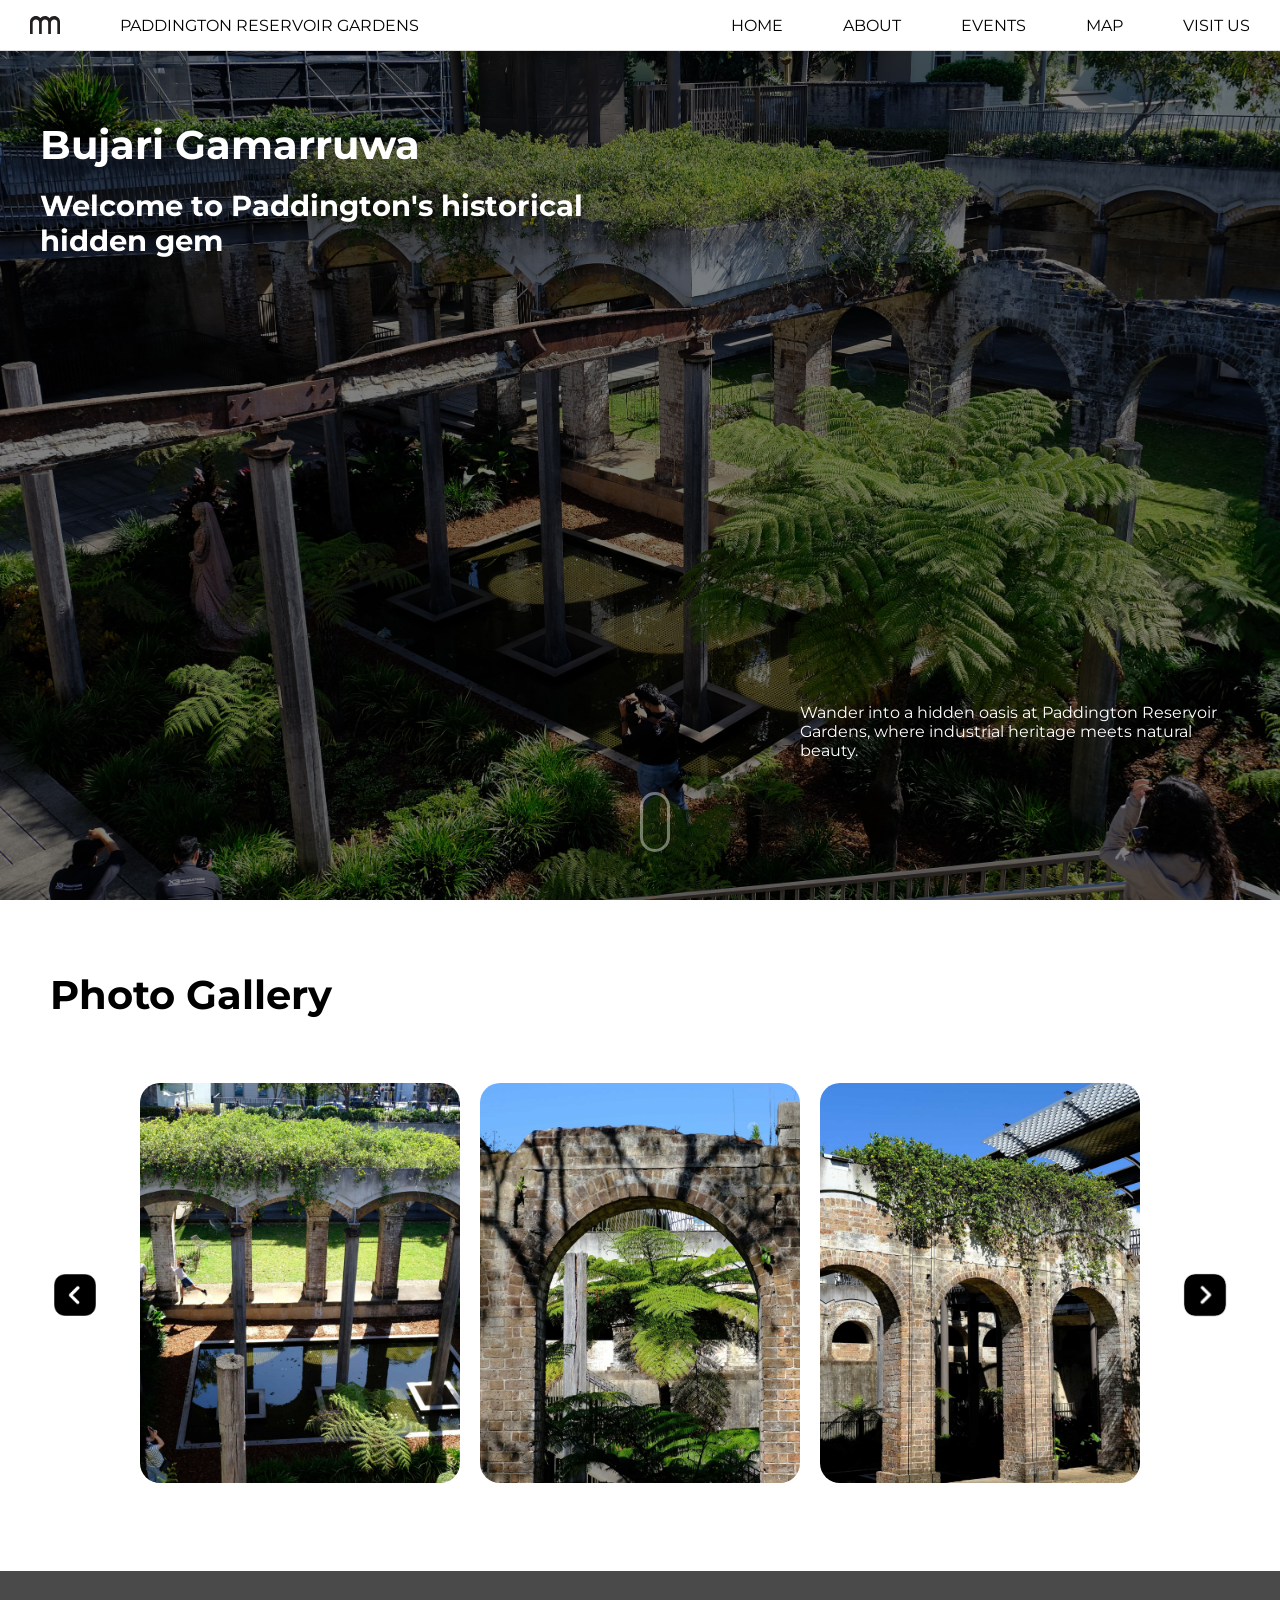
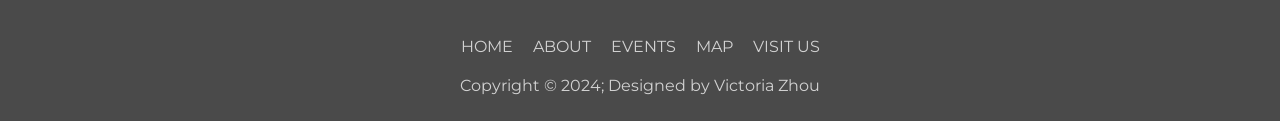
<file: index.html>
<!--Declares the language the document will be coded in-->
<!DOCTYPE html>
<!--Sets the language of the document to english-->
<html lang="en">
  <head>
      <!-- Meta information about the document-->
      <!--Sets the character encoding to UTF-8 for web compatibility-->
      <meta charset="UTF-8"> 
      <!--Meta description for Search Engine Optimisation-->
      <meta name="description" content="Paddington Reservoir Gardens">
      <!--Author of the webpage (myself)-->
      <meta name="author" content="Victoria Zhou">
      <!--Responsive design for mobile devices-->  
      <meta name="viewport" content="width=device-width, initial-scale=1.0">
      <!--Title of the webpage displayed in the browser tab-->
      <title>Paddington Reservoir Garden</title>

      <!--Link to Google Fonts for custom typography styles-->
      <link rel="preconnect" href="https://fonts.googleapis.com">
      <link rel="preconnect" href="https://fonts.gstatic.com" crossorigin>
      <link href="https://fonts.googleapis.com/css2?family=Montserrat:ital,wght@0,500;1,500&display=swap" rel="stylesheet">
      
      <!--Link to line awesome icons for social media and other icons-->
      <link rel= "stylesheet" href= "https://maxst.icons8.com/vue-static/landings/line-awesome/line-awesome/1.3.0/css/line-awesome.min.css" >
      
      <!--Link to external CSS stylesheet-->
      <link rel="stylesheet" href="Style.css">
  </head>

  <body>
    <!--The header section which contains the Navbar-->
    <header>  
      <!--Defines the area for navigation-->
      <nav>
        <!--Unordered list for sidebar navigation on smaller screen sizes-->
        <ul class="sidebar">
          <!--Close button in sidebar on smaller screen sizes which closes the sidebar using Javascript-->
          <li onclick=hideSidebar()><a href="#"><svg xmlns="http://www.w3.org/2000/svg" height="26px" viewBox="0 -960 960 960" width="26px" fill="#5f6368"><path d="m256-200-56-56 224-224-224-224 56-56 224 224 224-224 56 56-224 224 224 224-56 56-224-224-224 224Z"/></svg></a></li>
          <li><a href="index.html">HOME</a></li>
          <li><a href="About.html">ABOUT</a></li>
          <li><a href="Events.html">EVENTS</a></li>
          <li><a href="MAP.html">MAP</a></li>
          <li><a href="Visit.html">VISIT US</a></li>
        </ul>
        
        <!--Container div for aligning content within the navbar-->
        <div class="navbar-container">
          <!--Logo designed by myself which also links to the homepage-->
          <div class="logo">
            <a href="index.html"><img src="Assets/paddington logo.svg" alt="Logo" style="width: 40px; height: auto;"></a>
          </div>
          <!--Div for the text in the middle of the Navbar-->  
          <div class="middle-section"> PADDINGTON RESERVOIR GARDENS </div>
          <!--Unordered list for main navigation bar for larger screens-->
          <ul>
            <!--Links for the main Navbar, hidden on mobile using Javascript-->
            <li class="hideOnMobile"><a href="index.html">HOME</a></li>
            <li class="hideOnMobile"><a href="About.html">ABOUT</a></li>
            <li class="hideOnMobile"><a href="Events.html">EVENTS</a></li>
            <li class="hideOnMobile"><a href="MAP.html">MAP</a></li>
            <li class="hideOnMobile"><a href="Visit.html">VISIT US</a></li>
            <div onclick=showSidebar() class="hamburger-menu">
            <!--Hamburger menu icon for toggling the sidebar in mobile view-->
            <a href="#"><svg xmlns="http://www.w3.org/2000/svg" height="26px" viewBox="0 -960 960 960" width="26px" fill="#5f6368"><path d="M120-240v-80h720v80H120Zm0-200v-80h720v80H120Zm0-200v-80h720v80H120Z"/></svg>
            </a>
            </div>
          </ul>
        </div>
      </nav>
      <!--End of header section-->
    </header>
    
    <!--The main section which contains the hero section with background image and welcome text-->
    <main>
      <!--Section to contain the hero section elements including the background image-->
      <section class="background-container">
        <!--Div to contain the hero section elements without the background-->
        <div class="hero-container">
          <!--Div for the first part of the text in the hero section-->
           <div class="hero-text">
            <!--Welcome text-->
              <h1>Bujari Gamarruwa</h1>
              <br>
              <h2>Welcome to Paddington's historical hidden gem</h2>
              <!-- Scroll-down button with icon to navigate to the next section -->
              <a href="#" id="scrollDownBtn" class="scroll-down"><i class="las la-long-arrow-alt-down"></i></a>
           </div>
        </div>

        <!--Div for the second part of the text in the hero section-->
        <div class="overview-text">
          <!--Call to Action to invite users to explore the Paddington reservoir Gardens-->
            <div class="text-wrapper">
              <p>Wander into a hidden oasis at Paddington Reservoir Gardens, where industrial heritage meets natural beauty.</p>
            </div>
        </div>
    </section>
    <!--End of main section-->
  </main>

  <!--Gallery section showcasing images, inspired by this tutorial: https://youtu.be/gzXyRa7jwk4?si=xd9GWR_nak7cii6y
  I implemented this code because it was a good fit for creating an interactive and visually engaging gallery on the homepage.
  The code was modified by adjusting the size of the gallery and the buttons were changed-->
  <section class="gallery-section">
    <h2 class="gallery-title">Photo Gallery</h2>
    <div class="gallery-wrap">
      <!-- Back button to scroll through the gallery images-->
      <img src="Images/back-button.png" alt="Back Button for Gallery" id="backBtn">
        <div class="gallery">
          <!--Two rows of gallery images separated in rows so that when clicked, three images will be scrolled past (within the gallery div)-->
          <div>
            <!-- Images are wrapped in <span> tags to keep them inline within each row.
         The <span> tag is an inline element, which prevents each image from starting a new line,
         allowing them to display side-by-side within the <div> container. -->
          <!--These images were all taken by myself; copyright Victoria Zhou-->
            <span><img src="Images/gallery picture 7.jpg" alt="Garden from top view" ></span>
            <span><img src="Images/gallery picture 3.jpg" alt="Arches from front on" ></span>
            <span><img src="Images/gallery picture 6.jpg" alt="Arches from the left side" ></span>
          </div>
          <div>
            <span><img src="Images/gallery picture 4.jpg" alt="Arches from the right side" ></span>
            <span><img src="Images/gallery picture 2.jpg" alt="Arches from the top view" ></span>
            <span><img src="Images/gallery picture 5.jpg" alt="Lawn" ></span>
          </div>
        </div>
      <!-- Forward button to scroll through the gallery images-->  
      <img src="Images/forward-button.png" alt="Forward Button for Gallery" id="forwardBtn">
    </div>
    <!--End of gallery section-->
  </section>

  <!--Footer containing social media links, navigation links, and copyright-->
  <footer>
    <!--Unordered list for social media icons for Instagram, Twitter and Facebook with links that link to sites-->
    <ul class="social-icon">
      <li><a href="https://www.instagram.com/explore/locations/113509/paddington-reservoir-gardens/"><i class="lab la-instagram"></i></a></li>
      <li><a href="https://x.com/AdaptiveReuse/status/1639824423577595910"><i class="lab la-twitter"></i></a></li>
      <li><a href="https://www.facebook.com/pages/Paddington%20Reservoir%20Gardens/176541355803642/"><i class="lab la-facebook"></i></a></li>
    </ul>
    <!--Unordered list for footer navigation with quick links to the other pages-->
    <ul class="menu">
      <li><a href="index.html">HOME</a></li>
      <li><a href="About.html">ABOUT</a></li>
      <li><a href="Events.html">EVENTS</a></li>
      <li><a href="MAP.html">MAP</a></li>
      <li><a href="Visit.html">VISIT US</a></li>
    </ul>
    <!--Copyright information and credit-->
    <p>Copyright © 2024; Designed by Victoria Zhou</p>
  </footer>

  <!--Javascript for toggling the sidebar on and off on smaller screens especially for mobile screens-->
  <script> 
    //Function to display the sidebar when the hamburger menu is clicked
    function showSidebar(){
      const sidebar = document.querySelector('.sidebar')
      sidebar.style.display = 'flex'
    }

    //Function to hide the sidebar when the close button inside the sidebar is clicked
    function hideSidebar(){
      const sidebar = document.querySelector('.sidebar')
      sidebar.style.display = 'none'
    }
  </script>

  <!-- JavaScript for smooth scrolling to the footer section when the scroll-down button is clicked 
  This code was adapted from this video: https://youtu.be/BiehtJHToT8?si=126keYbpAIYqLPE2 
  I implemented this code because it provides a smooth and intuitive user experience when navigating the website.
  and modified to scroll down to the start of the footer instead of the end of the page-->
  <script>
   document.getElementById("scrollDownBtn").addEventListener("click", function(event) {
    // Prevents the default behaviour, which would otherwise jump to the top
    event.preventDefault();
    // Selects the footer element to determine its position on the page
    const footer = document.querySelector("footer");
    // Calculates the distance from the top of the page to the top of the footer element
    const footerPosition = footer.getBoundingClientRect().top + window.pageYOffset;

    // Determines the stopping position for scrolling, ensuring it stops slightly above the footer
    // `window.innerHeight` gives the viewport height, ensuring scroll stops just before the footer
    const stopPosition = footerPosition - window.innerHeight + 20; 

    // Smoothly scrolls to the calculated stop position
    window.scrollTo({
    top: stopPosition, // Specifies the vertical scroll position to stop at
    behaviour: "smooth" // Enables smooth scrolling animation
      });
    });
  </script>

<!-- JavaScript for horizontal scrolling through the gallery with both mouse wheel and buttons 
Code adapted from: https://youtu.be/gzXyRa7jwk4?si=JR-slF1IizD0_URE and was modified to scroll forward
and backwards 1000px
I implemented this code because it provides a smooth and intuitive user experience when navigating the website.-->
<script>
  // Selects the gallery container, back button, and forward button elements
  let scrollContainer = document.querySelector(".gallery");
  let backBtn = document.getElementById("backBtn");
  let forwardBtn = document.getElementById("forwardBtn");

  // Adds an event listener to the gallery container to detect mouse scroll
  scrollContainer.addEventListener("wheel", (evt) => {
    // Prevents the default behaviour of scrolling the page up or down
    evt.preventDefault();
    // Adjusts horizontal scroll based on the wheel movement.
    scrollContainer.scrollLeft += evt.deltaY;
    scrollContainer.style.scrollBehavior= "auto";
  });
  
  // Adds an event listener to the forward button to scroll right when clicked
  forwardBtn.addEventListener("click", ()=>{
     // Sets scroll behaviour to 'smooth' for a more pleasant experience when clicking the button
    scrollContainer.style.scrollBehavior= "smooth";
    // Scrolls the gallery container forwards by 1000px 
    scrollContainer.scrollLeft += 1000;
  });
  
  // Adds an event listener to the back button to scroll left when clicked
  backBtn.addEventListener("click", ()=>{
    // Sets scroll behaviour to 'smooth' for a more pleasant experience when clicking the button
    scrollContainer.style.scrollBehavior= "smooth";
    // Scrolls the gallery container backwards by 1000px 
    scrollContainer.scrollLeft -= 1000;
  });
</script>

  </body>
</html>
</file>
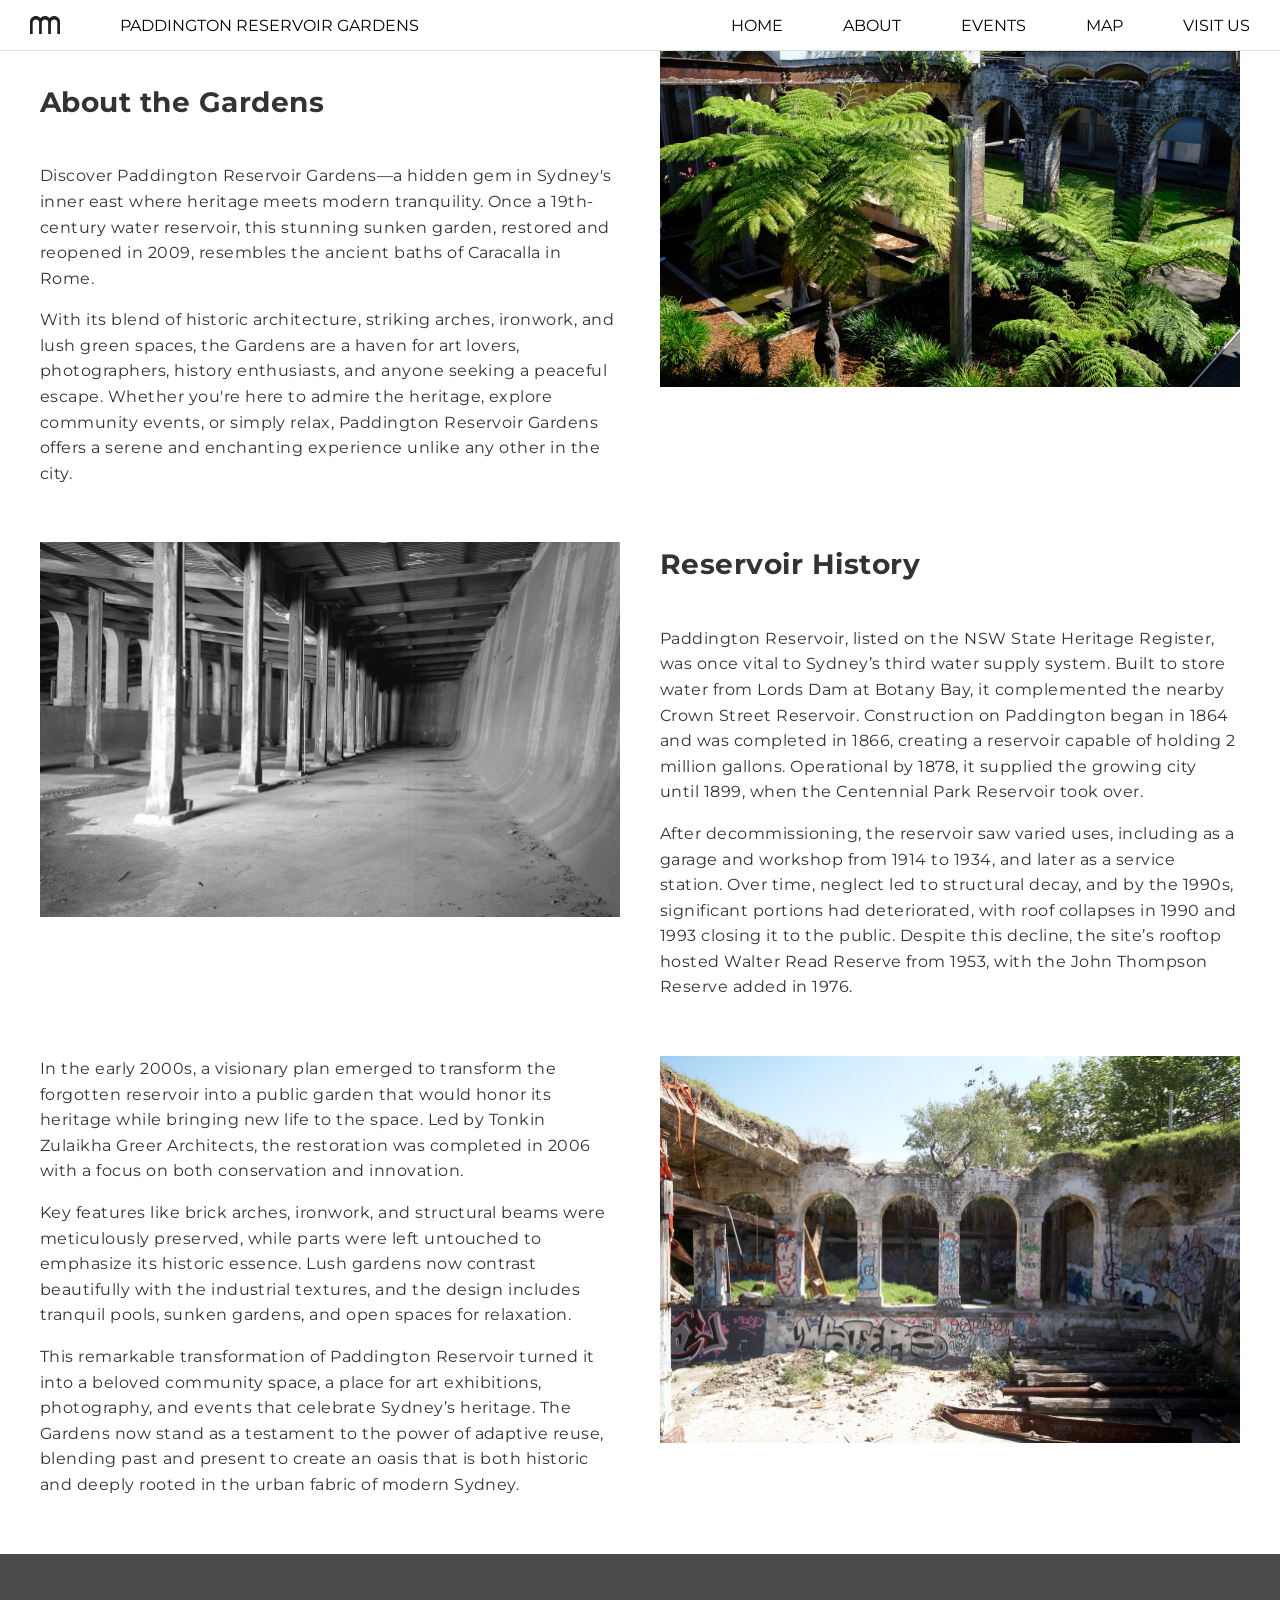
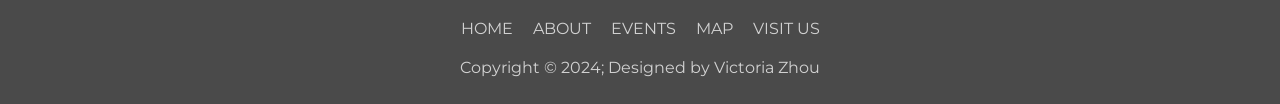
<file: About.html>
<!--Declares the language the document will be coded in-->
<!DOCTYPE html>
<!--Sets the language of the document to english-->
<html lang="en">
  <head>
      <!-- Meta information about the document-->
      <!--Sets the character encoding to UTF-8 for web compatibility-->
      <meta charset="UTF-8"> 
      <!--Meta description for Search Engine Optimisation-->
      <meta name="description" content="Paddington Reservoir Gardens">
      <!--Author of the webpage (myself)-->
      <meta name="author" content="Victoria Zhou">
      <!--Responsive design for mobile devices-->  
      <meta name="viewport" content="width=device-width, initial-scale=1.0">
      <!--Title of the webpage displayed in the browser tab-->
      <title>Paddington Reservoir Garden</title>

      <!--Link to Google Fonts for custom typography styles-->
      <link rel="preconnect" href="https://fonts.googleapis.com">
      <link rel="preconnect" href="https://fonts.gstatic.com" crossorigin>
      <link href="https://fonts.googleapis.com/css2?family=Montserrat:ital,wght@0,500;1,500&display=swap" rel="stylesheet">
      
      <!--Link to line awesome icons for social media and other icons-->
      <link rel= "stylesheet" href= "https://maxst.icons8.com/vue-static/landings/line-awesome/line-awesome/1.3.0/css/line-awesome.min.css" >
      
      <!--Link to external CSS stylesheet-->
      <link rel="stylesheet" href="Style.css">
  </head>

  <body>
    <!--The header section which contains the Navbar-->
    <header>  
      <!--Defines the area for navigation-->
      <nav>
        <!--Unordered list for sidebar navigation on smaller screen sizes-->
        <ul class="sidebar">
          <!--Close button in sidebar on smaller screen sizes which closes the sidebar using Javascript-->
          <li onclick=hideSidebar()><a href="#"><svg xmlns="http://www.w3.org/2000/svg" height="26px" viewBox="0 -960 960 960" width="26px" fill="#5f6368"><path d="m256-200-56-56 224-224-224-224 56-56 224 224 224-224 56 56-224 224 224 224-56 56-224-224-224 224Z"/></svg></a></li>
          <li><a href="index.html">Home</a></li>
          <li><a href="About.html">ABOUT</a></li>
          <li><a href="Events.html">EVENTS</a></li>
          <li><a href="MAP.html">MAP</a></li>
          <li><a href="Visit.html">VISIT US</a></li>
        </ul>
        
        <!--Container div for aligning content within the navbar-->
        <div class="navbar-container">
          <!--Logo designed by myself which also links to the homepage-->
          <div class="logo">
            <a href="index.html"><img src="Assets/paddington logo.svg" alt="Logo" style="width: 40px; height: auto;"></a>
          </div>
          <!--Div for the text in the middle of the Navbar-->  
          <div class="middle-section"> PADDINGTON RESERVOIR GARDENS </div>
          <!--Unordered list for main navigation bar for larger screens-->
          <ul>
            <!--Links for the main Navbar, hidden on mobile using Javascript-->
            <li class="hideOnMobile"><a href="index.html">HOME</a></li>
            <li class="hideOnMobile"><a href="About.html">ABOUT</a></li>
            <li class="hideOnMobile"><a href="Events.html">EVENTS</a></li>
            <li class="hideOnMobile"><a href="MAP.html">MAP</a></li>
            <li class="hideOnMobile"><a href="Visit.html">VISIT US</a></li>
            <div onclick=showSidebar() class="hamburger-menu">
            <!--Hamburger menu icon for toggling the sidebar in mobile view-->
            <a href="#"><svg xmlns="http://www.w3.org/2000/svg" height="26px" viewBox="0 -960 960 960" width="26px" fill="#5f6368"><path d="M120-240v-80h720v80H120Zm0-200v-80h720v80H120Zm0-200v-80h720v80H120Z"/></svg>
            </a>
            </div>
          </ul>
        </div>
      </nav>
      <!--End of header section-->
    </header>

    <!--The main section for presenting detailed historical information about the Paddington Reservoir Gardens -->
    <main>
      <!-- About section with a specific class for styling the historical content -->
      <section class="about-section">
        <!--Container for structuring the historical information allowing it to be styled in CSS-->
        <article class="container">
            <!--Div with class that allows the styling of the first paragraph section providing a brief overview of the Gardens-->
            <div class="AboutParagraph1">
              <!--Heading for the first section of the passage-->
              <h3>About the Gardens</h3>
              <br>
              <!--Paragraphs describing the garden and its appeal-->
              <p >Discover Paddington Reservoir Gardens—a hidden gem in Sydney's inner east where heritage meets modern tranquility. Once a 19th-century water reservoir, this stunning sunken garden, restored and reopened in 2009, resembles the ancient baths of Caracalla in Rome. </p>
              <p>With its blend of historic architecture, striking arches, ironwork, and lush green spaces, the Gardens are a haven for art lovers, photographers, history enthusiasts, and anyone seeking a peaceful escape. Whether you're here to admire the heritage, explore community events, or simply relax, Paddington Reservoir Gardens offers a serene and enchanting experience unlike any other in the city.</p>
            </div>

            <!--Image related to the first 'About the Gardens' section-->
            <!--This image was taken by myself; copyright Victoria Zhou-->
            <figure class="AboutImage1 ">
              <img class="first-image" src="Images/Paddington About Picture 1.jpg" alt="Paddington Resrvoir Gardens Present Day">
            </figure>
            
            <!--Second image of the Gardens, this time providing historical context-->
            <!--This image's copyright is JMD Design-->
            <figure class="AboutImage2"> 
              <img class="second-image" src="Images/Paddington About Picture 3.jpg" alt="Paddington Reservoir Historical">
            </figure>

            <!--Div with class that allows the styling of the second paragraph section providing detailed historical information-->
            <div class="AboutParagraph2">
              <!--Heading for the second section of the passage 'Reservoir History'-->
              <h3>Reservoir History</h3>
              <br>
              <!--Paragraphs about the original purpose of the reservoir and its decline-->
              <p>Paddington Reservoir, listed on the NSW State Heritage Register, was once vital to Sydney’s third water supply system. Built to store water from Lords Dam at Botany Bay, it complemented the nearby Crown Street Reservoir. Construction on Paddington began in 1864 and was completed in 1866, creating a reservoir capable of holding 2 million gallons. Operational by 1878, it supplied the growing city until 1899, when the Centennial Park Reservoir took over.</p>
              <p> After decommissioning, the reservoir saw varied uses, including as a garage and workshop from 1914 to 1934, and later as a service station. Over time, neglect led to structural decay, and by the 1990s, significant portions had deteriorated, with roof collapses in 1990 and 1993 closing it to the public. Despite this decline, the site’s rooftop hosted Walter Read Reserve from 1953, with the John Thompson Reserve added in 1976.</p>
            </div>

            <!--Div with class that allows the styling of the third paragraph section which focuses on the reservoir's restoration-->
            <div class="AboutParagraph3">
              <!--Paragraphs detailing the restoration project-->
              <p>In the early 2000s, a visionary plan emerged to transform the forgotten reservoir into a public garden that would honor its heritage while bringing new life to the space. Led by Tonkin Zulaikha Greer Architects, the restoration was completed in 2006 with a focus on both conservation and innovation. </p>
              <p>Key features like brick arches, ironwork, and structural beams were meticulously preserved, while parts were left untouched to emphasize its historic essence. Lush gardens now contrast beautifully with the industrial textures, and the design includes tranquil pools, sunken gardens, and open spaces for relaxation. </p>
              <p>This remarkable transformation of Paddington Reservoir turned it into a beloved community space, a place for art exhibitions, photography, and events that celebrate Sydney’s heritage. The Gardens now stand as a testament to the power of adaptive reuse, blending past and present to create an oasis that is both historic and deeply rooted in the urban fabric of modern Sydney.</p>
            </div>

            <!--Third image of the Gardens in a state of ruin-->
            <!--This image's copyright is JMD Design-->
            <figure class="AboutImage3">
              <img class="second-image" src="Images/Paddington About Picture 4.jpg" alt="Paddington Reservoir In Ruins">
            </figure>
        </article>
       </section>
       <!--End of main section-->
    </main>

   <!--Footer containing social media links, navigation links, and copyright-->
  <footer>
    <!--Unordered list for social media icons for Instagram, Twitter and Facebook with links that link to sites-->
    <ul class="social-icon">
      <li><a href="https://www.instagram.com/explore/locations/113509/paddington-reservoir-gardens/"><i class="lab la-instagram"></i></a></li>
      <li><a href="https://x.com/AdaptiveReuse/status/1639824423577595910"><i class="lab la-twitter"></i></a></li>
      <li><a href="https://www.facebook.com/pages/Paddington%20Reservoir%20Gardens/176541355803642/"><i class="lab la-facebook"></i></a></li>
    </ul>
    <!--Unordered list for footer navigation with quick links to the other pages-->
    <ul class="menu">
      <li><a href="index.html">HOME</a></li>
      <li><a href="About.html">ABOUT</a></li>
      <li><a href="Events.html">EVENTS</a></li>
      <li><a href="MAP.html">MAP</a></li>
      <li><a href="Visit.html">VISIT US</a></li>
    </ul>
    <!--Copyright information and credit-->
    <p>Copyright © 2024; Designed by Victoria Zhou</p>
  </footer>  

    <!--Javascript for toggling the sidebar on and off on smaller screens especially for mobile screens-->
    <script> 
      //Function to display the sidebar when the hamburger menu is clicked
      function showSidebar(){
        const sidebar = document.querySelector('.sidebar')
        sidebar.style.display = 'flex'
      }

      //Function to hide the sidebar when the close button inside the sidebar is clicked
      function hideSidebar(){
        const sidebar = document.querySelector('.sidebar')
        sidebar.style.display = 'none'
      }
    </script>
        
  </body>
</file>
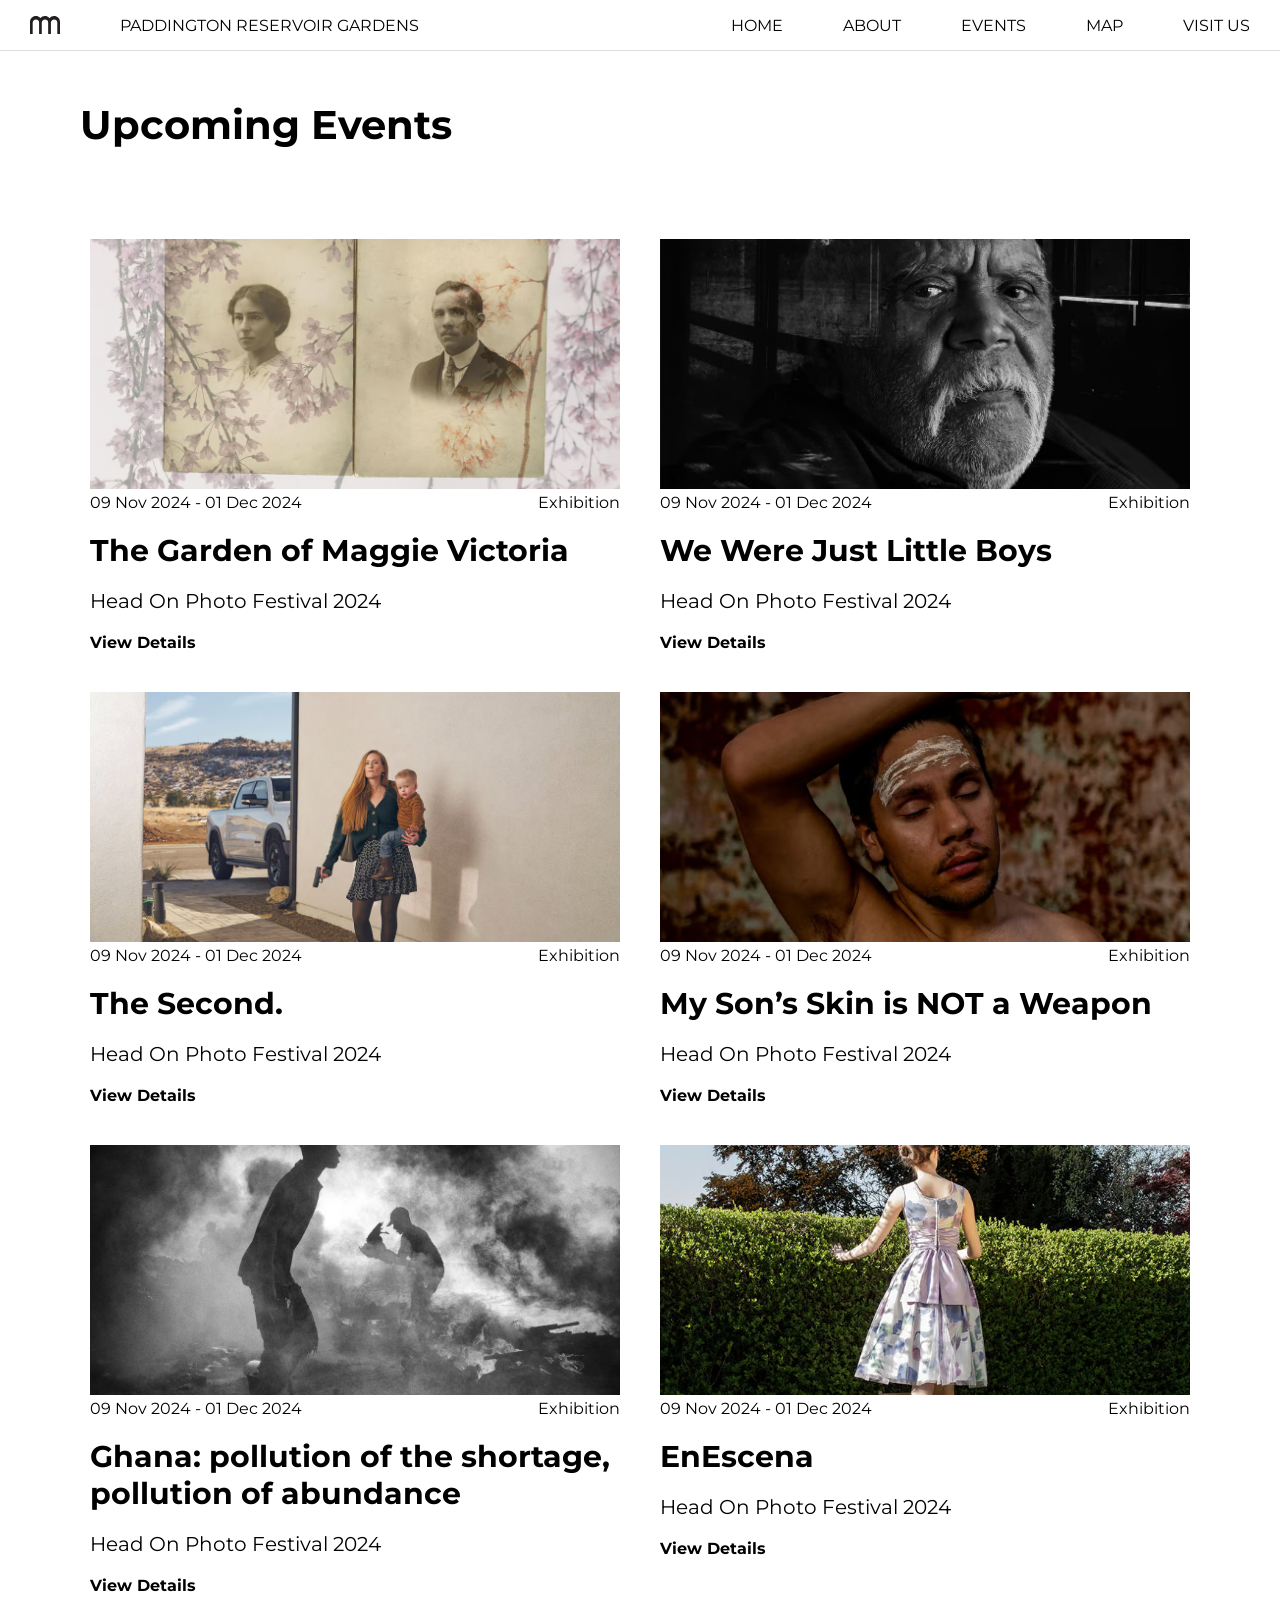
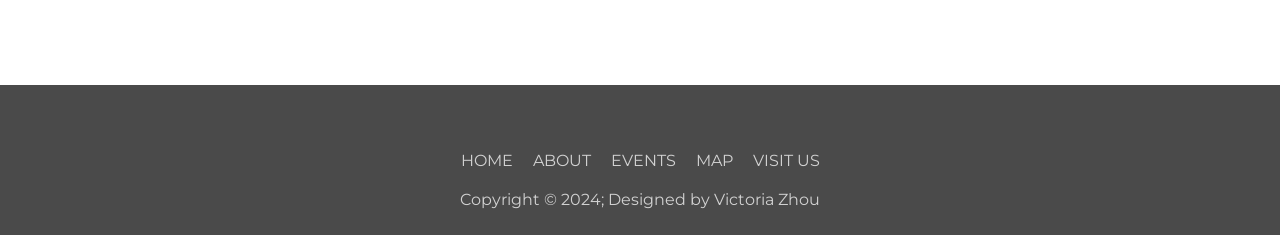
<file: Events.html>
<!--Declares the language the document will be coded in-->
<!DOCTYPE html>
<!--Sets the language of the document to english-->
<html lang="en">
  <head>
      <!-- Meta information about the document-->
      <!--Sets the character encoding to UTF-8 for web compatibility-->
      <meta charset="UTF-8"> 
      <!--Meta description for Search Engine Optimisation-->
      <meta name="description" content="Paddington Reservoir Gardens">
      <!--Author of the webpage (myself)-->
      <meta name="author" content="Victoria Zhou">
      <!--Responsive design for mobile devices-->  
      <meta name="viewport" content="width=device-width, initial-scale=1.0">
      <!--Title of the webpage displayed in the browser tab-->
      <title>Paddington Reservoir Garden</title>

      <!--Link to Google Fonts for custom typography styles-->
      <link rel="preconnect" href="https://fonts.googleapis.com">
      <link rel="preconnect" href="https://fonts.gstatic.com" crossorigin>
      <link href="https://fonts.googleapis.com/css2?family=Montserrat:ital,wght@0,500;1,500&display=swap" rel="stylesheet">
      
      <!--Link to line awesome icons for social media and other icons-->
      <link rel= "stylesheet" href= "https://maxst.icons8.com/vue-static/landings/line-awesome/line-awesome/1.3.0/css/line-awesome.min.css" >
      
      <!--Link to external CSS stylesheet-->
      <link rel="stylesheet" href="Style.css">
  </head>

  <body>
    <!--The header section which contains the Navbar-->
    <header>  
      <!--Defines the area for navigation-->
      <nav>
        <!--Unordered list for sidebar navigation on smaller screen sizes-->
        <ul class="sidebar">
          <!--Close button in sidebar on smaller screen sizes which closes the sidebar using Javascript-->
          <li onclick=hideSidebar()><a href="#"><svg xmlns="http://www.w3.org/2000/svg" height="26px" viewBox="0 -960 960 960" width="26px" fill="#5f6368"><path d="m256-200-56-56 224-224-224-224 56-56 224 224 224-224 56 56-224 224 224 224-56 56-224-224-224 224Z"/></svg></a></li>
          <li><a href="index.html">Home</a></li>
          <li><a href="About.html">ABOUT</a></li>
          <li><a href="Events.html">EVENTS</a></li>
          <li><a href="MAP.html">MAP</a></li>
          <li><a href="Visit.html">VISIT US</a></li>
        </ul>
        
        <!--Container div for aligning content within the navbar-->
        <div class="navbar-container">
          <!--Logo designed by myself which also links to the homepage-->
          <div class="logo">
            <a href="index.html"><img src="Assets/paddington logo.svg" alt="Logo" style="width: 40px; height: auto;"></a>
          </div>
          <!--Div for the text in the middle of the Navbar-->  
          <div class="middle-section"> PADDINGTON RESERVOIR GARDENS </div>
          <!--Unordered list for main navigation bar for larger screens-->
          <ul>
            <!--Links for the main Navbar, hidden on mobile using Javascript-->
            <li class="hideOnMobile"><a href="index.html">HOME</a></li>
            <li class="hideOnMobile"><a href="About.html">ABOUT</a></li>
            <li class="hideOnMobile"><a href="Events.html">EVENTS</a></li>
            <li class="hideOnMobile"><a href="MAP.html">MAP</a></li>
            <li class="hideOnMobile"><a href="Visit.html">VISIT US</a></li>
            <div onclick=showSidebar() class="hamburger-menu">
            <!--Hamburger menu icon for toggling the sidebar in mobile view-->
            <a href="#"><svg xmlns="http://www.w3.org/2000/svg" height="26px" viewBox="0 -960 960 960" width="26px" fill="#5f6368"><path d="M120-240v-80h720v80H120Zm0-200v-80h720v80H120Zm0-200v-80h720v80H120Z"/></svg>
            </a>
            </div>
          </ul>
        </div>
      </nav>
      <!--End of header section-->
    </header>

      <!--The main section for showcasing upcoming events-->
      <main>

        <!--Section containing all the events cards and title for the events-->
        <section class="events-header">
            <!--Main heading indicating the purpose of this section, which is to introduce and direct users to upcoming events-->
            <h1>Upcoming Events</h1>

        <!--Container to hold the individual events cards and enable styling-->    
        <section class="events-container">

            <!-- Each article below represents an event card. The 'card' class is utilised for consistent card styling-->

            <article class="card">
                <!-- Image link for the event that redirects users to more detailed information on the official event page -->
                <!-- This image's copyright is from Rachel Nixon-->
                <a href="https://headon.org.au/exhibitions/the-garden-of-maggie-victoria"><img src="Images/Events 1.jpg" alt="The Garden of Maggie Victoria"></a>
                <!-- Container for all textual and link content within the card -->
                <div class="card-content">
                    <!-- This section displays the event date and type, separated for individual styling-->
                   <div class="date-type">
                    <!--Date range for the event-->
                    <p class="date">09 Nov 2024 - 01 Dec 2024</p>
                    <!--Event type-->
                    <p class="exhibition">Exhibition</p>
                    </div> 
                    <!--Event title link with a class for styling-->
                    <a class="events-title" href="https://headon.org.au/exhibitions/the-garden-of-maggie-victoria">The Garden of Maggie Victoria</a> 
                    <!--Subheading showing the festival name-->
                    <p class="head-on">
                        Head On Photo Festival 2024
                    </p>    
                    <!-- Link for users to view more details about the event, styled using the 'btn' class for consistency across all event cards -->
                    <a href="https://headon.org.au/exhibitions/the-garden-of-maggie-victoria" class="btn">View Details</a>
                </div>
              </article>

            <article class="card">
                <!-- Image link for the event that redirects users to more detailed information on the official event page -->
                <!-- This image's copyright is from Tace Stevens-->
                <a href="https://headon.org.au/exhibitions/we-were-just-little-boys"><img src="Images/Events 2.jpg" alt="We Were Just Little Boys"></a>
                <!-- Container for all textual and link content within the card -->
                <div class="card-content">
                    <!-- This section displays the event date and type, separated for individual styling-->
                   <div class="date-type">
                    <!--Date range for the event-->
                    <p class="date">09 Nov 2024 - 01 Dec 2024</p>
                    <!--Event type-->
                    <p class="exhibition">Exhibition</p>
                    </div> 
                    <!--Event title link with a class for styling-->
                    <a class="events-title" href="https://headon.org.au/exhibitions/we-were-just-little-boys">We Were Just Little Boys</a>
                    <!--Subheading showing the festival name-->
                    <p class="head-on">
                        Head On Photo Festival 2024
                    </p>    
                    <!-- Link for users to view more details about the event, styled using the 'btn' class for consistency across all event cards -->
                    <a href="https://headon.org.au/exhibitions/we-were-just-little-boys" class="btn">View Details</a>
                </div>
              </article>

            <article class="card">
                <!-- Image link for the event that redirects users to more detailed information on the official event page -->
                <!-- This image's copyright is from Tom Franks-->
                <a href="https://headon.org.au/exhibitions/the-second"><img src="Images/Events 3.jpg" alt="The Second."></a>
                <!-- Container for all textual and link content within the card -->
                <div class="card-content">
                    <!-- This section displays the event date and type, separated for individual styling-->
                   <div class="date-type">
                    <!--Date range for the event-->
                    <p class="date">09 Nov 2024 - 01 Dec 2024</p>
                    <!--Event type-->
                    <p class="exhibition">Exhibition</p>
                    </div> 
                    <!--Event title link with a class for styling-->
                    <a class="events-title" href="https://headon.org.au/exhibitions/the-second">The Second.</a>
                     <!--Subheading showing the festival name-->
                    <p class="head-on">
                        Head On Photo Festival 2024
                    </p>    
                    <!-- Link for users to view more details about the event, styled using the 'btn' class for consistency across all event cards -->
                    <a href="https://headon.org.au/exhibitions/the-second" class="btn">View Details</a>
                </div>
              </article>

            <article class="card">
                <!-- Image link for the event that redirects users to more detailed information on the official event page -->
                <!-- This image's copyright is from Milly Hooper-->
                <a href="https://headon.org.au/exhibitions/my-sons-skin-is-not-a-weapon"><img src="Images/Events 4.jpg" alt="My Son’s Skin is NOT a Weapon"></a>
                <!-- Container for all textual and link content within the card -->
                <div class="card-content">
                    <!-- This section displays the event date and type, separated for individual styling-->
                   <div class="date-type">
                    <!--Date range for the event-->
                    <p class="date">09 Nov 2024 - 01 Dec 2024</p>
                    <!--Event type-->
                    <p class="exhibition">Exhibition</p>
                    </div> 
                    <!--Event title link with a class for styling-->
                    <a class="events-title" href="https://headon.org.au/exhibitions/my-sons-skin-is-not-a-weapon">My Son’s Skin is NOT a Weapon</a>  
                    <!--Subheading showing the festival name-->
                    <p class="head-on">
                        Head On Photo Festival 2024
                    </p>    
                    <!-- Link for users to view more details about the event, styled using the 'btn' class for consistency across all event cards -->
                    <a href="https://headon.org.au/exhibitions/my-sons-skin-is-not-a-weapon" class="btn">View Details</a>
                </div>
              </article>

            <article class="card">
                <!-- Image link for the event that redirects users to more detailed information on the official event page -->
                <!-- This image's copyright is from Christian Barbé-->
                <a href="https://headon.org.au/exhibitions/ghana-pollution-of-destitution-pollution-of-abundance"><img src="Images/Events 5.jpg" alt="Ghana: pollution of the shortage, pollution of abundance"></a>
                <!-- Container for all textual and link content within the card -->
                <div class="card-content">
                   <!-- This section displays the event date and type, separated for individual styling-->
                   <div class="date-type">
                    <!--Date range for the event-->
                    <p class="date">09 Nov 2024 - 01 Dec 2024</p>
                    <!--Event type-->
                    <p class="exhibition">Exhibition</p>
                    </div> 
                     <!--Event title link with a class for styling-->
                     <a class="events-title" href="https://headon.org.au/exhibitions/ghana-pollution-of-destitution-pollution-of-abundance">Ghana: pollution of the shortage, pollution of abundance</a>
                    <!--Subheading showing the festival name-->    
                    <p class="head-on">
                        Head On Photo Festival 2024
                    </p>    
                     <!-- Link for users to view more details about the event, styled using the 'btn' class for consistency across all event cards -->
                    <a href="https://headon.org.au/exhibitions/ghana-pollution-of-destitution-pollution-of-abundance" class="btn">View Details</a>
                </div>
              </article>

            <article class="card">
                <!-- Image link for the event that redirects users to more detailed information on the official event page -->
                <!-- This image's copyright is from Cómo Ser Fotógrafa-->
                <a href="https://headon.org.au/exhibitions/enescena"><img src="Images/Events 6.jpg" alt="Enescena"></a>
                <!-- Container for all textual and link content within the card -->
                <div class="card-content">
                    <!-- This section displays the event date and type, separated for individual styling-->
                   <div class="date-type">
                    <!--Date range for the event-->
                    <p class="date">09 Nov 2024 - 01 Dec 2024</p>
                    <!--Event type-->
                    <p class="exhibition">Exhibition</p>
                    </div> 
                     <!--Event title link with a class for styling-->
                     <a class="events-title" href="https://headon.org.au/exhibitions/enescena">EnEscena</a>
                    <!--Subheading showing the festival name-->     
                    <p class="head-on">
                        Head On Photo Festival 2024
                    </p>    
                     <!-- Link for users to view more details about the event, styled using the 'btn' class for consistency across all event cards -->
                    <a href="https://headon.org.au/exhibitions/enescena" class="btn">View Details</a>
                </div>
              </article>
        </section>
      </section>

     <!--Footer containing social media links, navigation links, and copyright-->
  <footer>
    <!--Unordered list for social media icons for Instagram, Twitter and Facebook with links that link to sites-->
    <ul class="social-icon">
      <li><a href="https://www.instagram.com/explore/locations/113509/paddington-reservoir-gardens/"><i class="lab la-instagram"></i></a></li>
      <li><a href="https://x.com/AdaptiveReuse/status/1639824423577595910"><i class="lab la-twitter"></i></a></li>
      <li><a href="https://www.facebook.com/pages/Paddington%20Reservoir%20Gardens/176541355803642/"><i class="lab la-facebook"></i></a></li>
    </ul>
    <!--Unordered list for footer navigation with quick links to the other pages-->
    <ul class="menu">
      <li><a href="index.html">HOME</a></li>
      <li><a href="About.html">ABOUT</a></li>
      <li><a href="Events.html">EVENTS</a></li>
      <li><a href="MAP.html">MAP</a></li>
      <li><a href="Visit.html">VISIT US</a></li>
    </ul>
    <!--Copyright information and credit-->
    <p>Copyright © 2024; Designed by Victoria Zhou</p>
  </footer>  

    <!--Javascript for toggling the sidebar on and off on smaller screens especially for mobile screens-->
    <script> 
      //Function to display the sidebar when the hamburger menu is clicked
      function showSidebar(){
        const sidebar = document.querySelector('.sidebar')
        sidebar.style.display = 'flex'
      }

      //Function to hide the sidebar when the close button inside the sidebar is clicked
      function hideSidebar(){
        const sidebar = document.querySelector('.sidebar')
        sidebar.style.display = 'none'
      }
    </script>

    </body>
</file>
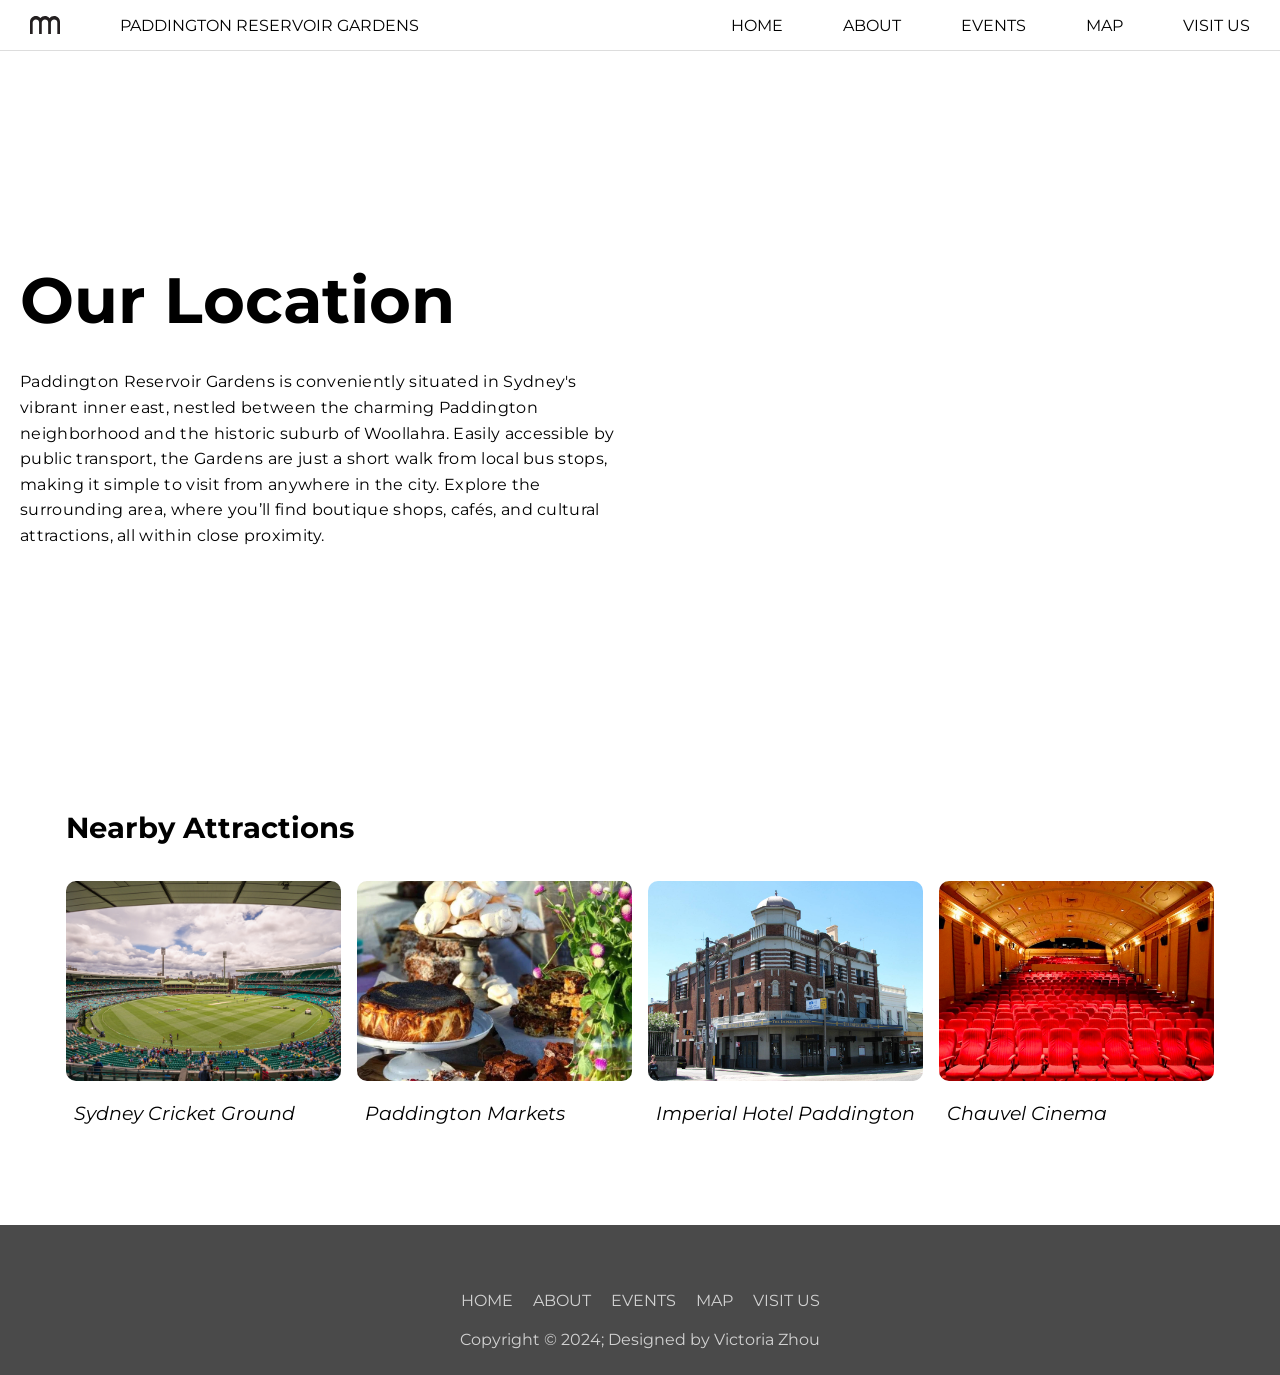
<file: MAP.html>
<!--Declares the language the document will be coded in-->
<!DOCTYPE html>
<!--Sets the language of the document to english-->
<html lang="en">
  <head>
      <!-- Meta information about the document-->
      <!--Sets the character encoding to UTF-8 for web compatibility-->
      <meta charset="UTF-8"> 
      <!--Meta description for Search Engine Optimisation-->
      <meta name="description" content="Paddington Reservoir Gardens">
      <!--Author of the webpage (myself)-->
      <meta name="author" content="Victoria Zhou">
      <!--Responsive design for mobile devices-->  
      <meta name="viewport" content="width=device-width, initial-scale=1.0">
      <!--Title of the webpage displayed in the browser tab-->
      <title>Paddington Reservoir Garden</title>

      <!--Link to Google Fonts for custom typography styles-->
      <link rel="preconnect" href="https://fonts.googleapis.com">
      <link rel="preconnect" href="https://fonts.gstatic.com" crossorigin>
      <link href="https://fonts.googleapis.com/css2?family=Montserrat:ital,wght@0,500;1,500&display=swap" rel="stylesheet">
      
      <!--Link to line awesome icons for social media and other icons-->
      <link rel= "stylesheet" href= "https://maxst.icons8.com/vue-static/landings/line-awesome/line-awesome/1.3.0/css/line-awesome.min.css" >
      
      <!--Link to external CSS stylesheet-->
      <link rel="stylesheet" href="Style.css">
  </head>

  <body>
    <!--The header section which contains the Navbar-->
    <header>  
      <!--Defines the area for navigation-->
      <nav>
        <!--Unordered list for sidebar navigation on smaller screen sizes-->
        <ul class="sidebar">
          <!--Close button in sidebar on smaller screen sizes which closes the sidebar using Javascript-->
          <li onclick=hideSidebar()><a href="#"><svg xmlns="http://www.w3.org/2000/svg" height="26px" viewBox="0 -960 960 960" width="26px" fill="#5f6368"><path d="m256-200-56-56 224-224-224-224 56-56 224 224 224-224 56 56-224 224 224 224-56 56-224-224-224 224Z"/></svg></a></li>
          <li><a href="index.html">HOME</a></li>
          <li><a href="About.html">ABOUT</a></li>
          <li><a href="Events.html">EVENTS</a></li>
          <li><a href="MAP.html">MAP</a></li>
          <li><a href="Visit.html">VISIT US</a></li>
        </ul>
        
        <!--Container div for aligning content within the navbar-->
        <div class="navbar-container">
          <!--Logo designed by myself which also links to the homepage-->
          <div class="logo">
            <a href="index.html"><img src="Assets/paddington logo.svg" alt="Logo" style="width: 40px; height: auto;"></a>
          </div>
          <!--Div for the text in the middle of the Navbar-->  
          <div class="middle-section"> PADDINGTON RESERVOIR GARDENS </div>
          <!--Unordered list for main navigation bar for larger screens-->
          <ul>
            <!--Links for the main Navbar, hidden on mobile using Javascript-->
            <li class="hideOnMobile"><a href="index.html">HOME</a></li>
            <li class="hideOnMobile"><a href="About.html">ABOUT</a></li>
            <li class="hideOnMobile"><a href="Events.html">EVENTS</a></li>
            <li class="hideOnMobile"><a href="MAP.html">MAP</a></li>
            <li class="hideOnMobile"><a href="Visit.html">VISIT US</a></li>
            <div onclick=showSidebar() class="hamburger-menu">
            <!--Hamburger menu icon for toggling the sidebar in mobile view-->
            <a href="#"><svg xmlns="http://www.w3.org/2000/svg" height="26px" viewBox="0 -960 960 960" width="26px" fill="#5f6368"><path d="M120-240v-80h720v80H120Zm0-200v-80h720v80H120Zm0-200v-80h720v80H120Z"/></svg>
            </a>
            </div>
          </ul>
        </div>
      </nav>
      <!--End of header section-->
    </header>

  <!--The main section for displaying the location of the Paddington Reservoir Gardens and the nearby attractions-->  
  <main>
    <!--Section which displays the map and location description-->
    <section class="map-section">
        <div class="box">
            <!--Title of the section which introduces the location-->
            <h1>Our Location</h1>
            <!--Description paragraph which explains the location, accessibility and surrounding highlights-->
            <p> Paddington Reservoir Gardens is conveniently situated in Sydney's vibrant inner east, nestled between the charming Paddington neighborhood and the historic suburb of Woollahra. Easily accessible by public transport, the Gardens are just a short walk from local bus stops, making it simple to visit from anywhere in the city. Explore the surrounding area, where you’ll find boutique shops, cafés, and cultural attractions, all within close proximity.</p>
        </div>

        <!--Embedded google maps iframe to display the location of Paddington Reservoir Gardens on an interactive map-->
        <iframe src="https://www.google.com/maps/embed?pb=!1m18!1m12!1m3!1d13248.682778862709!2d151.21646001697954!3d-33.88525745999397!2m3!1f0!2f0!3f0!3m2!1i1024!2i768!4f13.1!3m3!1m2!1s0x6b12ae05db0eb67f%3A0x6aba4572ccc65670!2sPaddington%20Reservoir%20Gardens!5e0!3m2!1sen!2sau!4v1730564461952!5m2!1sen!2sau" width="600" height="450" style="border:0;" allowfullscreen="" loading="lazy" referrerpolicy="no-referrer-when-downgrade"></iframe>
    </section>

    <!--Section displaying nearby attractions-->
    <section class="nearby-attractions">
      <div class="map-container">
        <!--Title for nearby attractions section-->
        <h1>Nearby Attractions</h1>
        <!--Div with a class for styling serving as a grid container for organising nearby attraction cards in a responsive layout-->
        <div class="nearby-grid">

          <!--Each attraction is enclosed in an article with a card layout, including an image and attraction name-->
          <article class="nearby cards">
            <!--Clickable attraction image of the Sydney Cricket Grounds-->
            <!-- This image's copyright is from Mac Dalmulder-->
            <a href="https://www.sydneycricketground.com.au"><img src="Images/Sydney_Cricket_Ground_(24509044622).jpg" alt="Image of the Sydney Cricket Grounds"/></a>
            <!-- Container for the attraction's name, including an icon for a location marker and the name text -->
            <div class="attraction-name">
              <i class="las la-map-marker"></i>  <!--Location icon-->
              <span>Sydney Cricket Ground</span> <!--Name of attraction-->
            </div>
          </article>

          <!--Each attraction is enclosed in an article with a card layout, including an image and attraction name-->
          <article class="nearby cards">
            <!--Clickable attraction image of the Paddington Markets-->
            <!-- This image's copyright is from Paddington United Church-->
            <a href="https://www.paddingtonmarkets.com.au"><img src="Images/828aaa_3f70898c806b44dbb38c435ffaa958d4~mv2.jpg.webp" alt="Image of food sold at the Paddington Markets"/></a>
            <!-- Container for the attraction's name, including an icon for a location marker and the name text -->
            <div class="attraction-name">
              <i class="las la-map-marker"></i> <!--Location icon-->
              <span>Paddington Markets</span> <!--Name of attraction-->
            </div>
          </article>

          <!--Each attraction is enclosed in an article with a card layout, including an image and attraction name-->
          <article class="nearby cards">
            <!--Clickable attraction image of the Imperial Hotel Paddington-->
            <!-- This image's copyright is from dunedoo-->
            <a href="https://www.imperialhotelpaddington.com.au"><img src="Images/6989685391_404f79fc47_k.jpg" alt="Image of the Imperial Hotel in Paddington"/></a>
            <!-- Container for the attraction's name, including an icon for a location marker and the name text -->
            <div class="attraction-name">
              <i class="las la-map-marker"></i> <!--Location icon-->
              <span>Imperial Hotel Paddington</span> <!--Name of attraction-->
            </div>
          </article>

          <!--Each attraction is enclosed in an article with a card layout, including an image and attraction name-->
          <article class="nearby cards">
            <!--Clickable attraction image of the Chauvel Cinema-->
            <!-- This image's copyright is from Flicks-->
            <a href="https://www.palacecinemas.com.au/cinemas/chauvel-cinema"><img src="Images/Nearby Attractions 4.jpg" alt="Image of the Chauvel Cinema"/></a>
             <!-- Container for the attraction's name, including an icon for a location marker and the name text -->
            <div class="attraction-name">
              <i class="las la-map-marker"></i> <!--Location icon-->
              <span>Chauvel Cinema</span> <!--Name of attraction-->
            </div>
          </article>
        </div>
      </div>
    </section>
    <!--End of main section-->
  </main>

  <!--Footer containing social media links, navigation links, and copyright-->
  <footer>
    <!--Unordered list for social media icons for Instagram, Twitter and Facebook with links that link to sites-->
    <ul class="social-icon">
      <li><a href="https://www.instagram.com/explore/locations/113509/paddington-reservoir-gardens/"><i class="lab la-instagram"></i></a></li>
      <li><a href="https://x.com/AdaptiveReuse/status/1639824423577595910"><i class="lab la-twitter"></i></a></li>
      <li><a href="https://www.facebook.com/pages/Paddington%20Reservoir%20Gardens/176541355803642/"><i class="lab la-facebook"></i></a></li>
    </ul>
    <!--Unordered list for footer navigation with quick links to the other pages-->
    <ul class="menu">
      <li><a href="index.html">HOME</a></li>
      <li><a href="About.html">ABOUT</a></li>
      <li><a href="Events.html">EVENTS</a></li>
      <li><a href="MAP.html">MAP</a></li>
      <li><a href="Visit.html">VISIT US</a></li>
    </ul>
    <!--Copyright information and credit-->
    <p>Copyright © 2024; Designed by Victoria Zhou</p>
  </footer>  

    <!--Javascript for toggling the sidebar on and off on smaller screens especially for mobile screens-->
    <script> 
      //Function to display the sidebar when the hamburger menu is clicked
      function showSidebar(){
        const sidebar = document.querySelector('.sidebar')
        sidebar.style.display = 'flex'
      }

      //Function to hide the sidebar when the close button inside the sidebar is clicked
      function hideSidebar(){
        const sidebar = document.querySelector('.sidebar')
        sidebar.style.display = 'none'
      }
    </script>

  </body>
</file>
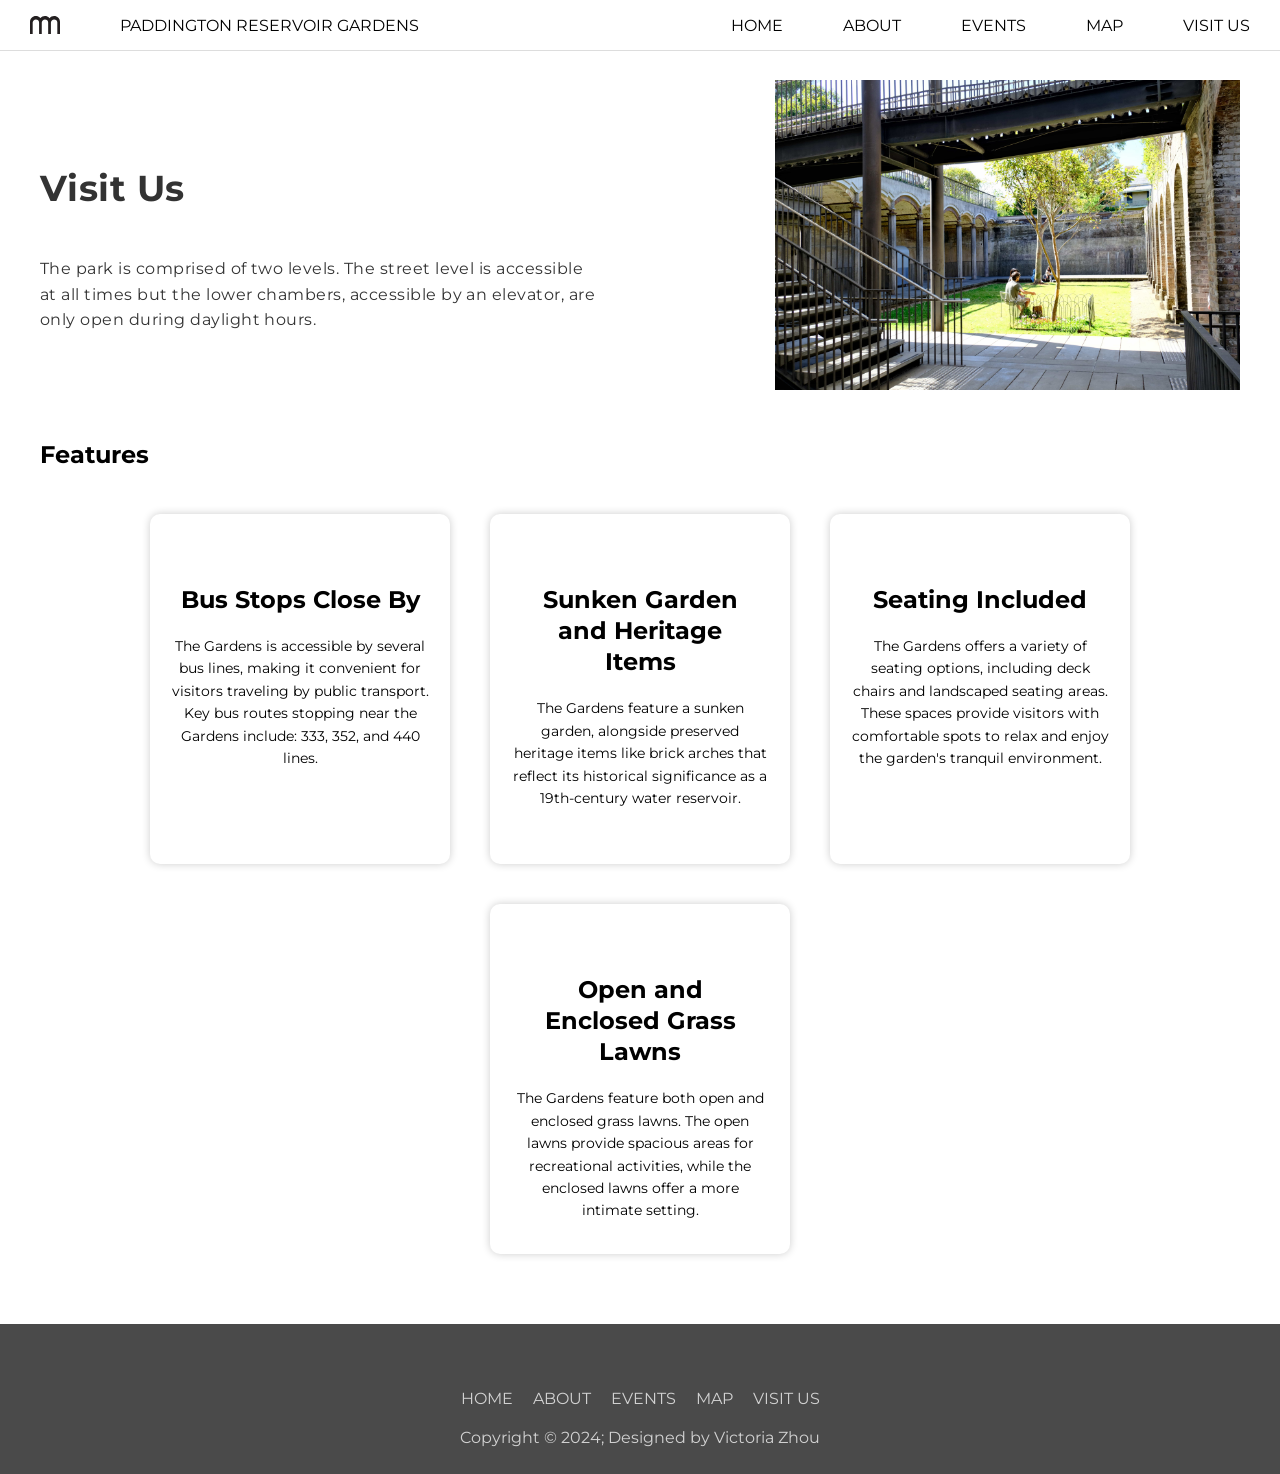
<file: Visit.html>
<!--Declares the language the document will be coded in-->
<!DOCTYPE html>
<!--Sets the language of the document to english-->
<html lang="en">
  <head>
      <!-- Meta information about the document-->
      <!--Sets the character encoding to UTF-8 for web compatibility-->
      <meta charset="UTF-8"> 
      <!--Meta description for Search Engine Optimisation-->
      <meta name="description" content="Paddington Reservoir Gardens">
      <!--Author of the webpage (myself)-->
      <meta name="author" content="Victoria Zhou">
      <!--Responsive design for mobile devices-->  
      <meta name="viewport" content="width=device-width, initial-scale=1.0">
      <!--Title of the webpage displayed in the browser tab-->
      <title>Paddington Reservoir Garden</title>

      <!--Link to Google Fonts for custom typography styles-->
      <link rel="preconnect" href="https://fonts.googleapis.com">
      <link rel="preconnect" href="https://fonts.gstatic.com" crossorigin>
      <link href="https://fonts.googleapis.com/css2?family=Montserrat:ital,wght@0,500;1,500&display=swap" rel="stylesheet">
      
      <!--Link to line awesome icons for social media and other icons-->
      <link rel= "stylesheet" href= "https://maxst.icons8.com/vue-static/landings/line-awesome/line-awesome/1.3.0/css/line-awesome.min.css" >
      
      <!--Link to external CSS stylesheet-->
      <link rel="stylesheet" href="Style.css">
  </head>

  <body>
    <!--The header section which contains the Navbar-->
    <header>  
      <!--Defines the area for navigation-->
      <nav>
        <!--Unordered list for sidebar navigation on smaller screen sizes-->
        <ul class="sidebar">
          <!--Close button in sidebar on smaller screen sizes which closes the sidebar using Javascript-->
          <li onclick=hideSidebar()><a href="#"><svg xmlns="http://www.w3.org/2000/svg" height="26px" viewBox="0 -960 960 960" width="26px" fill="#5f6368"><path d="m256-200-56-56 224-224-224-224 56-56 224 224 224-224 56 56-224 224 224 224-56 56-224-224-224 224Z"/></svg></a></li>
          <li><a href="index.html">HOME</a></li>
          <li><a href="About.html">ABOUT</a></li>
          <li><a href="Events.html">EVENTS</a></li>
          <li><a href="MAP.html">MAP</a></li>
          <li><a href="Visit.html">VISIT US</a></li>
        </ul>
        
        <!--Container div for aligning content within the navbar-->
        <div class="navbar-container">
          <!--Logo designed by myself which also links to the homepage-->
          <div class="logo">
            <a href="index.html"><img src="Assets/paddington logo.svg" alt="Logo" style="width: 40px; height: auto;"></a>
          </div>
          <!--Div for the text in the middle of the Navbar-->  
          <div class="middle-section"> PADDINGTON RESERVOIR GARDENS </div>
          <!--Unordered list for main navigation bar for larger screens-->
          <ul>
            <!--Links for the main Navbar, hidden on mobile using Javascript-->
            <li class="hideOnMobile"><a href="index.html">HOME</a></li>
            <li class="hideOnMobile"><a href="About.html">ABOUT</a></li>
            <li class="hideOnMobile"><a href="Events.html">EVENTS</a></li>
            <li class="hideOnMobile"><a href="MAP.html">MAP</a></li>
            <li class="hideOnMobile"><a href="Visit.html">VISIT US</a></li>
            <div onclick=showSidebar() class="hamburger-menu">
            <!--Hamburger menu icon for toggling the sidebar in mobile view-->
            <a href="#"><svg xmlns="http://www.w3.org/2000/svg" height="26px" viewBox="0 -960 960 960" width="26px" fill="#5f6368"><path d="M120-240v-80h720v80H120Zm0-200v-80h720v80H120Zm0-200v-80h720v80H120Z"/></svg>
            </a>
            </div>
          </ul>
        </div>
      </nav>
      <!--End of header section-->
    </header>
  
    <!--The main container for "visit us" and "features" sections-->
    <main>
      <!--Section displaying information about visiting the gardens-->
      <section class="visit-us-paragraph-picture">
        <!--Header class introducing the "visit us" content-->
        <header class="visit-header">
          <!--Section heading-->
          <h2>Visit Us</h2>
          <br>      
          <!--Description paragraph about accessibility and operational hours-->
          <p class="opening-info"> The park is comprised of two levels. The street level is accessible at all times but the lower chambers, accessible by an elevator, are only open during daylight hours.</p>
        </header>

        <!--Image container for an image of the gardens-->
        <figure class="visit-image-container">
          <!--Image showing man sitting on chair in the gardens-->
          <!--This image was taken by myself; copyright Victoria Zhou-->
          <img class="visit-image" src="Images/DSCF0236.jpg" alt="Sitting in Paddington Reservoir">
          <!-- <figcaption>Man sitting in Paddington Reservoir.</figcaption> -->
        </figure> 
      </section>  
    
      <!--Section for listing features of the Gardens-->
      <section class="features-section">
      <!--Heading for the "features" section-->
      <h2 class="features">Features</h2>
      <!--Subsection containing feature cards-->
      <section class="visit-us">
        <!--Container for organising the feature cards in a grid layout-->
        <div class="card-container">

          <!-- Each feature is represented as an individual article in a card format, styled consistently using shared classes -->
  
          <!--Card 1: Bus stops-->
          <article class="visit-box">
            <div class="box-content">
              <!--Icon representing bus stop accessibility-->
              <i class="las la-bus icon"></i>
              <!--Title of feature card-->
              <h2 class="title">Bus Stops Close By</h2>
              <!--Description of feature card-->
              <p class="description">The Gardens is accessible by several bus lines, making it convenient for visitors traveling by public transport. Key bus routes stopping near the Gardens include: 333, 352, and 440 lines.</p>
            </div>
          </article>

          <!--Card 2: Sunken garden and heritage items-->
          <article class="visit-box">
            <div class="box-content">
              <!--Icon representing historical features-->
              <i class="las la-monument icon"></i>
              <!--Title of the feature card-->
              <h2 class="title">Sunken Garden and Heritage Items</h2>
               <!--Description of feature card-->
              <p class="description">The Gardens feature a sunken garden, alongside preserved heritage items like brick arches that reflect its historical significance as a 19th-century water reservoir.</p>
            </div>
          </article>

          <!--Card 3: Seating included-->
          <article class="visit-box">
            <div class="box-content">
              <!-- Icon representing seating features -->
              <i class="las la-chair icon"></i>
              <!-- Title of the feature card -->
              <h2 class="title">Seating Included</h2>
              <!--Description of feature card-->
              <p class="description">The Gardens offers a variety of seating options, including deck chairs and landscaped seating areas. These spaces provide visitors with comfortable spots to relax and enjoy the garden's tranquil environment.</p>
            </div>
          </article>

          <!--Card 4: Open and enclosed grass lawns-->
          <article class="visit-box">
            <div class="box-content">
              <!-- Icon representing the lawn areas -->
              <i class="lab la-pagelines icon"></i>
              <!-- Title of the feature card -->
              <h2 class="title">Open and Enclosed Grass Lawns</h2>
              <!--Description of feature card-->
              <p class="description">The Gardens feature both open and enclosed grass lawns. The open lawns provide spacious areas for recreational activities, while the enclosed lawns offer a more intimate setting. </p>
            </div>
          </article>

        </div>
      </section>
    <!--End of main section-->
    </main>

    <!--Footer containing social media links, navigation links, and copyright-->
    <footer>
      <!--Unordered list for social media icons for Instagram, Twitter and Facebook with links that link to sites-->
      <ul class="social-icon">
        <li><a href="https://www.instagram.com/explore/locations/113509/paddington-reservoir-gardens/"><i class="lab la-instagram"></i></a></li>
        <li><a href="https://x.com/AdaptiveReuse/status/1639824423577595910"><i class="lab la-twitter"></i></a></li>
        <li><a href="https://www.facebook.com/pages/Paddington%20Reservoir%20Gardens/176541355803642/"><i class="lab la-facebook"></i></a></li>
      </ul>
      <!--Unordered list for footer navigation with quick links to the other pages-->
      <ul class="menu">
        <li><a href="index.html">HOME</a></li>
        <li><a href="About.html">ABOUT</a></li>
        <li><a href="Events.html">EVENTS</a></li>
        <li><a href="MAP.html">MAP</a></li>
        <li><a href="Visit.html">VISIT US</a></li>
      </ul>
      <!--Copyright information and credit-->
      <p>Copyright © 2024; Designed by Victoria Zhou</p>
    </footer>  

      <!--Javascript for toggling the sidebar on and off on smaller screens especially for mobile screens-->
      <script> 
        //Function to display the sidebar when the hamburger menu is clicked
        function showSidebar(){
          const sidebar = document.querySelector('.sidebar')
          sidebar.style.display = 'flex'
        }

        //Function to hide the sidebar when the close button inside the sidebar is clicked
        function hideSidebar(){
          const sidebar = document.querySelector('.sidebar')
          sidebar.style.display = 'none'
        }
      </script>
  </body>
</file>
<file: Style.css>
/* Resets default styles for all elements*/
* {
  margin: 0; /* Removes default margin from all elements */
  padding: 0; /* Removes default padding from all elements */
  max-width: 100%; /* Limits the max width of all elements to the viewport */
  box-sizing: border-box; /* Simplifies layout management by ensuring specified widths and heights remain consistent*/
  scroll-behavior: smooth; /* Enables smooth scrolling for internal links so page scrolls smoothly to target section*/
}

body {
  font-family: "Montserrat", sans-serif; /* Sets the font to "Montserrat" for the entire document */
  background-color: white; /* Sets the background colour of the body to white */
  overflow-x: hidden; /* Hides horizontal overflow to prevent scrollbars */
}

.background-container{
  height: 100vh; /* Sets height of the background container to 100 viewport height */
  /* This background image was taken by myself; Copyright Victoria Zhou */
   background-image:
    linear-gradient(rgba(0, 0, 0, 0.5), rgba(0, 0, 0, 0.5)),
    url("./Images/Paddington Landing Page.jpg");
  /* Inserts the background image and sets gradient overlay for greater contrast */
  background-size: cover; /* Ensures the background image covers the entire container */
  background-repeat: no-repeat; /* Prevents the background image from repeating */
  background-position: center; /* Centres the background image */
  
}

/* Navbar container styling */
.navbar-container {
  display: flex; /* uses flexbox to set the contents with flexible properties  */ 
  justify-content: space-between; /* Distributes items evenly */
  align-items: center; /* Vertically centres items */
  background-color: white; /* Sets background colour to white */
  border-bottom: 1px solid #ddd; /* Adds a light gray border at the bottom of the Navbar */
  z-index: 100; /* Ensures the Navbar appears above all other content */
  top: 0; /* Positions the Navbar at the top */
  position: fixed; /* Fixes the Navbar at the top of the viewport */
  width: 100%; /* Ensures navbar spans across the full width of the viewport */
 }

 /* Logo styling within the Navbar */
.logo { 
  height: 50px; /* Sets a fixed height for the logo at 50px */ 
  min-width: 90px; /* Sets a minimum width for the logo at 90px */
}

/* Middle section (Paddington Reservoir Gardens title) styling of the navbar */
.middle-section {
  margin-left: 30px; /* Adds 30px margin to the left */
  white-space: nowrap;/* Prevents text wrapping so that it stays a single line */
  text-align: center; /* Centres text */
}

/* Navigation styling */ 
nav ul{
  width: 100%; /* Sets the width of the navigation list */
  list-style: none; /* Removes default list styling like the underlines */
  display: flex; /* uses flexbox to set the contents with flexible properties */
  justify-content: flex-end; /* Aligns items to the right */
  align-items: center; /* Vertically centres the items */
}

nav li{
  height: 50px; /* Sets fixed height of 50px for navigation items */
}

nav a{
  height: 100%; /* Makes the anchor tag fill the full height of the list item */
  padding: 0 30px; /* Adds horizontal padding of 30px */
  text-decoration: none; /* Removes underline from links */
  display: flex; /* Uses flexbox for layout */
  align-items: center; /* Vertically centres text within links */
  color: black; /* Sets text colour to black */
}

/* Hover effect for navigation links */
nav ul li a:hover {
  background-color: #b3db9a; /*Changes background colour to light green on hover */
}

/* Hover effect for hamburger menu */
.hamburger-menu:hover{
  background-color: #b3db9a; /* Changes background colour on hover to light green */
  height: 50px; /* Sets a fixed height of 50px */
}

/* Sidebar styling for mobile version of the menu */
.sidebar {
  position: fixed; /* Fixes the sidebar to the right */
  top: 0; /* Positions sidebar to the top */
  right: 0; /* Positions sidebar to the right */
  height: 100vh; /* Sets full viewport height */
  width: 250px; /* Sets fixed width at 250px */
  z-index: 999; /* Ensures sidebar appears above all other content */
  background-color: rgba(255,255,255,0.8); /* Sets a semi-transparent background */
  backdrop-filter: blur(10px); /* Adds a blur effect to the background */
  box-shadow: -10px 0 10px rgba(0,0,0,0.1); /* Adds a shadow effect */
  display: none; /* Hides sidebar by default */
  flex-direction: column; /* Stacks items vertically */
  align-items: flex-start; /* Aligns items to the start on the cross axis*/
  justify-content: flex-start; /* Aligns items to the start on the main axis*/
}

/* List styling within the sidebar */
.sidebar li {
  width: 100%; /* Sets width to fill the sidebar */
}

.sidebar a {
  width: 100%; /*Sets anchor tag width to fill the sidebar item */

}

/* Hamburger menu styling for mobile navigation */
.hamburger-menu{
  display: none; /* Hides hamburger menu by default */
}

/* Hero section styling */
.hero-container {           
  justify-content: flex-start; /* Align text to the left */
  align-items: flex-start; /* Aligns items to the top */
  height: 100vh; /* Hero section fills full height of the viewport */
  width: 80vh; /* A fixed width of 80 viewport height has been set */
  padding-top: 120px; /* Adds top padding of 120px */
  padding-left: 40px; /* Adds left padding of 40px */
}

/* Text styling in the hero section */
.hero-text {
  color: white; /* Sets text colour to white */
  max-width: 80%;  /* Limits the width of the hero text to 80% of the screen */
  overflow: hidden; /*Hides overflow text */
}

/* Headings and paragraph styles in the hero text */
.hero-text h1 {
  font-size: 2.5rem; /* Sets the font size for h1 to 2.5rem */
  font-weight: bold; /* makes h1 bold */
}

.hero-text h2 {
  font-size: 1.8rem; /* Sets font size to 1.8rem for h2 */
}

.hero-text p {
  font-size: 1rem; /* Sets font size for paragraph text to 1rem */
}

/* Overview text (second text section) styling */ 
.overview-text {
  position: absolute; /* Positions absolutely within the container so it doesn't affect the positioning of other elements */
  bottom: 100px; /* Positions from the bottom at 100px */
  right: 20px; /* Positions from the right at 20px */
  color: white; /* Sets text colour to white */
  font-size: 1.5rem; /* Sets font size to 1.5rem */
  text-align: right; /* Aligns text to the right */
  z-index: 1; /* Z-index places it above other elements */
}

/* Wrapper for the text content */
.text-wrapper {
  max-width: 500px; /* Sets a maximum width for the text wrapper at 500px */
  text-align: left; /* Aligns text to the left */
  padding: 40px; /* Adds 40px of padding on all sides */
}

/* Keyframes for scroll-down button animation */
@keyframes scroll-down {
  0%{
      transform: translateY(20%); /* Starts with a downward position */
      opacity: 0; /* Starts invisible */
  }
  50% {
      transform: translateY(-20%); /* Moves upward */
      opacity: 1; /* Becomes visible */
  }
  100% {
      transform: translateY(20%); /* Moves downward again */
      opacity: 0; /* Becomes invisible again */
  }
}

/* Scroll-down button styling */
.scroll-down {
  width: 30px; /* Sets width of button at 30px */
  height: 60px; /* Sets height of button at 60px */
  display: grid; /* Uses grid layout, allowing for 2D arrangement of rows and columns */
  place-content: center; /* Centres content */
  font-size: 30px; /* Sets size of button at 30px */
  color: white; /* Sets button colour to white */
  border: 3px solid rgba(255,255,255, 0.4); /* Adds a border with transparency */
  border-radius: 100px; /* Rounds corners by 100px*/ 
  position: absolute; /* Positions absolutely meaning it won't affect the layout of other elements*/
  bottom: 48px; /* Positions 48px from the bottom */
  left: 50%; /* Centres horizontally */
  text-decoration: none; /* Removes underline from link */ 
}

/* Animation applied to scroll-down icon */ 
.scroll-down .las {
  animation: scroll-down 2s ease infinite; /* Applies scroll-down animation infinitely */
}

/* Styling of title of gallery */
.gallery-title {
  display: block; /* Displays as block element so it can have margin and padding applied */
  font-weight: 700; /* Sets font-weight to bold */
  font-size: 40px; /* Sets font size to 40px */
  padding-top: 70px; /* Adds top padding of 70px */
  padding-left: 50px; /* Adds left padding of 50px */
}

/* Gallery styling */
.gallery{
  max-width: 1000px; /* Sets a maximum width of 1000px for the gallery */
  display: flex; /* uses flexbox to set the contents with flexible properties */
  overflow-x: scroll; /* Enables horizontal scrolling */
}

/* Gallery item styling */
.gallery div{
  width: 100%; /* Sets width to fill the gallery */
  display: grid; /* Uses the grid layout, allowing for 2D arrangement of rows and columns*/
  grid-template-columns: auto auto auto; /* Creates three equal columns */
  grid-gap: 20px; /* Applies a grid gap between the items of 20px */
  padding-bottom: 20px; /* Bottom padding used for spacing between the gallery and footer */
  flex: none; /* Ensures the item does not grow or shrink in a flex container */
}

/* Gallery image styling */
.gallery div img{
  border-radius: 20px; /* Rounds the corners of the images by 20px */
  width: 100%; /* Sets image width to fill its container */
  height: 400px; /* Fixes image height to 400px */
  object-fit: cover; /* Ensures the image covers the area without distorting the aspect ratio */
  overflow: hidden; /* Prevents content from overflowing from the image container */
  transition: transform 0.5s; /* Adds a smooth zoom effect on hover */
}

/* Styling the gallery webkit */
.gallery::-webkit-scrollbar{
  display: none; /* Hides the scrollbar for a cleaner look */
}

/* Styling the positions of the images */
.gallery-wrap{
  display:flex; /* uses flexbox to set the contents with flexible properties */
  align-items: center; /* Centres items vertically within the container */
  justify-content: center; /* Centres items horizontally within the container */
  margin: 5% auto; /* Adds 5% margin on the top and bottom and auto centres it horizontally within its parent container */
}

/* Styling the back button and forward button on the gallery */
#backBtn, #forwardBtn{
  width: 50px; /* Sets the button width for consistent sizing */
  cursor: pointer; /* Changes cursor to pointer on hover for clickability */
  margin: 40px; /* Adds margins of 40px around the buttons for separation */
}

/* Styling the hover and transform in the gallery */
.gallery div img:hover{
  cursor:pointer; /* Adds pointer cursor on hover */
  transform: scale(1.1) /* Scales the image for a zoom effect */
}

/* Styling the footer */
footer {
position: relative; /* Position set to relative to allow it to be positioned relative to its original place in the document flow */
width: 100%; /* Sets the span of the footer to full width */
background: #4A4A4A; /* Dark background for contrast */
height: 150px; /* Fixed height at 150px for consistency */
display: flex; /* Enables flexbox layout for arranging items within the footer */
justify-content: center; /* Horizontally centres items in the footer */
align-items: center; /* Vertically centres items in the footer */
flex-direction: column; /* Stack elements vertically */
}

/* Styling that positions social icons and menu links */
footer .social-icon, 
footer .menu {
  position: relative; /* Position set to relative to allow it to be positioned relative to its original place in the document flow */
  display: flex; /* Enables flexbox layout for easier alignment of items */
  justify-content: center; /* Horizontally centres items within the container */
  align-items: center; /* Vertically centres items within the container */
  margin: 10px 0; /* Adds vertical spacing (10px) on top and bottom to separate elements from others */
  flex-wrap: wrap; /* Allows items to wrap onto the next line if they exceed the container's width */
}

/* Styling the social-icon and menu */
footer .social-icon li,
footer .menu li {
  list-style: none; /* Removes default list bullet points for list items */
}

/* styling social icons in the footer */
footer .social-icon li a {
  font-size: 2em; /* Increases font size to 2em, making icons more prominent */
  color: #fff; /* Sets text colour to white */
  margin: 0 10px; /* Adds 10px of horizontal space on each side of each icon for better spacing */
  display: inline-block; /* Makes the element respect padding and margin settings for animations */
  transition: 0.5s; /* Smoothly transitions properties over 0.5 seconds */
}

/* Styling the social icons to give the icons a floating appearance when hovered over */
footer .social-icon li a:hover {
  transform: translateY(-10px);  /* Moves the icon 10px upwards when hovered */
}

/* Styling footer menu links */
footer .menu li a {
  font-size: 1em; /* Sets font size to 1em for readability */
  color: #fff; /* Ensures the link text colour is white */
  margin: 0 10px; /* Adds 10px of space on each side of the links for even spacing */
  display: inline-block; /* Makes each link respect margins and align horizontally */
  transition: 0.5s; /* Smooth transition effect for opacity on hover */
  text-decoration: none; /* Removes the default underline from links */
  opacity: 0.75; /* Sets an initial transparency for subtle visual effect */
}

/* Styling footer menu links to be more interactive by giving visual feedback */ 
footer .menu li a:hover {
  opacity: 1; /* Increases opacity to full visibility when hovered */
}

/* Styles the paragraph text in the footer (copyright attribution) */
footer p {
  color: #fff; /* Sets text colour to white for contrast against the footer background */
  text-align: center; /* Centres the paragraph text horizontally */
  margin-top: 10px; 
  margin-bottom: 10px; /* Adds vertical spacing to separate the paragraph from other footer elements */
  font-size: 1em; /* Sets a readable font size at 1em */
  opacity: 0.75; /* Adds a slight transparency for a less prominent appearance */
}

/* Styling the container for the about section to set up a grid layout for paragraph and image elements */
.container {  
  display: grid; /* Enables CSS Grid for flexible, 2D layout */
  grid-template-columns: 1fr 1fr; /* Defines a two-column grid with each column taking up an equal fraction */
  gap: 40px 40px; /* Sets 40px spacing between columns and rows */
  padding-left: 40px; /* Adds 40px padding on the left for spacing */
  padding-right: 40px; /* Adds 40px padding on the right for spacing */
  padding-bottom: 40px; /* Adds 40px padding at the bottom for spacing */
  align-items: start; /* Aligns items at the start of each cell vertically */
  grid-auto-flow: row; /* Arranges grid items by row, filling rows before creating new rows */
  grid-template-areas: /* Defines custom grid areas for specific item placement */
    "AboutParagraph1 AboutImage1 "
    "AboutImage2 AboutParagraph2"
    "AboutParagraph3 AboutImage3";
}

/* Styling the paragraphs in the container to add spacing for each paragraph to serve as a line break */
.container p{
  padding-bottom: 1em; /* Adds 1em space below paragraphs to separate them vertically */
}

/* Styling the images so that they are responsive and fit in the grid */
.AboutImage1 img, .AboutImage2 img, .AboutImage3 img {
  width: 100%; /* Makes images fully responsive to container width */
  height: auto; /* Adjusts height to maintain image aspect ratio */
  max-width: 100%; /* Ensures images don’t exceed container width */
  object-fit: cover; /* Ensures images cover the container without distortion */
  display: flex; /* Provides flexible alignment if needed */
  align-items: center; /* Centres images vertically if contained in a flex layout */
}

/* Styling for about paragraph 1 */
.AboutParagraph1 {  
  font-size: 1.5rem; /* Sets font size to 1.5rem for readability */
  line-height: 1.6; /* Increased line spacing for readability */
  letter-spacing: 0.02em; /* Adds slight letter spacing for improved clarity */
  color: #333; /* Dark color for high contrast */
  text-align: left; /* Aligns text to the left */
  padding-top: 80px; /* Adds 80px padding on top of the paragraph for spacing */
  /* padding-left: 40px;
  padding-right: 40px; */
}

/* Styling for about image 1 */
.AboutImage1  { 
  grid-area: AboutImage1 ; /* Assigns each image to a specific grid area for custom layout */
}

/* Styling for about image 2 */
.AboutImage2 { 
  grid-area: AboutImage2; /* Assigns each image to a specific grid area for custom layout */
}

.AboutParagraph2 { 
  font-size: 1.5rem; /* Sets font size to 1.5rem for readability */
  line-height: 1.6; /* Increased line spacing for readability */
  letter-spacing: 0.02em; /* Adds slight letter spacing for improved clarity */
  color: #333; /* Dark color for high contrast */
  text-align: left; /* Aligns text to the left */
}

/* Styling for about image 3 */
.AboutParagraph3 { 
  font-size: 1.5rem; /* Sets font size to 1.5rem for readability */
  line-height: 1.6; /* Increased line spacing for readability */
  letter-spacing: 0.02em; /* Adds slight letter spacing for improved clarity */
  color: #333; /* Dark color for high contrast */
  text-align: left; /* Aligns text to the left */
}

.AboutImage3 { 
  grid-area: AboutImage3; /* Assigns each image to a specific grid area for custom layout */
}

/* General paragraph styling */
p {
  font-size: 1rem; /* Sets default font size for paragraph text */
}

/* Events heading styling to create a visually distinct section start */
.events-header h1 {
  font-size: 2.5em;
  padding-top: 100px; /* Adds 100px space above the heading */
  padding-left: 80px; /* Adds 100px space above the heading */
}

/* Events container styling for flex layout */
.events-container{
  display: flex; /* Enables flexbox layout for arranging child elements */
  justify-content: space-between;  /* Distributes child elements evenly, with space in between */
  flex-wrap: wrap; /* Allows child elements to wrap to a new line if container width is exceeded */
  margin-top: 100px; /* Adds spacing above the container */
  margin: 70px; /* Adds 70px of space on all sides */
}


/* Styling individual event card */
.card{
  flex: 1 1 30%; /* Sets flexible basis of 30% width for each card */
  width: 325px; /* Limits card width to 325px for a consistent layout */
  overflow: hidden;  /* Hides overflow content */
  margin: 20px; /* Adds 20px margin around each card for spacing */
  max-width: 100% /* Ensures card doesn’t exceed container width */
}

/* Image styling within cards */
.card img{
  width: 100%; /* Images span full width of the card */
  height: 250px; /* Fixes image height to 250px */
  object-fit: cover; /* Scales image to cover the space without distortion */
}

/* Giving date and type elements flex layout */
.date-type {
  display: flex; /* Enables flex layout for items inside date-type */
  align-items: center; /* Centres items vertically */
  justify-content: space-between; /* Places space between items */
}

/* Styling for events-title and head-on to provide distinct typography */
.events-title {
  font-size: 30px; /* Large font size at 30px for visibility */
  font-weight: 700; /* Bold font for emphasis */
  padding-bottom: 20px; /* Adds spacing below the title of 20px */
  padding-top: 20px; /* Adds spacing above the title of 20px */ 
}

.card-content .events-title{
  text-decoration: none; /* Removes underline from text */
  font-size: 30px; /* Large font size at 30px for visibility */
  font-weight: 700; /* Bold font for emphasis */
  padding-bottom: 20px; /* Adds spacing below the title of 20px */
  padding-top: 20px; /* Adds spacing above the title of 20px */ 
  color: black; /* Changes text colour to black */
  display: inline-block; /* Allows user to apply padding as expected */
}

.card-content .events-title:hover {
  color: green; /* Hover colour will be green */
}

.head-on {
  font-size: 20px; /* Medium font size of 20px for readability */
  font-weight: 400; /* Normal font weight */
  padding-bottom: 20px; /* Adds spacing below */
}

/* styling for view details button */ 
.btn {
  background-color: transparent; /* Transparent background for minimal styling */
  text-decoration: none; /* Removes underline from text */
  color: black; /* Black text for visibility */
  font-weight: 700; /* Bold font weight for emphasis */
  font-size: 16px;
}

.btn:hover {
  color: green; /* Changes text color to green on hover for visual feedback */
}

/* styling the map-section layout */
.map-section {
  min-height: 90vh; /* Sets minimum height to 90% of the viewport height */
  display: flex; /* Uses flexbox for layout */
  align-items: center; /* Centres items vertically within the section */
  justify-content: center; /* Centres items horizontally */
  gap: 5em; /* Adds a 5em space between child elements */
  padding: 0px 20px; /* Adds horizontal padding to the section of 20px */
}

/* Container and text styling */
.box {
  max-width: 600px; /* Limits the width of the box for readability */
}

.box h1{
  font-size: 4em; /* Large font size for main heading */
}

.box p{
  padding-top: 30px; /* Adds spacing above paragraph text */
  font-size: 1em; /* Sets font size for paragraph text */
  letter-spacing: 0.02em; /* Adds slight letter spacing */
  line-height: 1.6; /* Improves readability with increased line height */
}

/* iframe styling for interactive map */
iframe{
  border-radius: 2em; /* Adds rounded corners of 2em to the iframe for a softer appearance */

}

.map-container {
  width: 100%; /* Ensures the container takes full width */
  max-width: 100vw; /* Limits width to full viewport width */
  padding: 0 1rem; /* Adds a bit of padding to the sides */
}

.map-container h1 {
  padding-left: 50px; /* Adds left padding of 50px to position the heading */
  padding-bottom: 20px; /* Adds space below the heading of 20px */
  font-size: 1.8em; /* Sets heading size at 1.8em*/
  margin-bottom: 1rem; /* Adds spacing after heading at 1rem*/
}

/* Attraction name text styling */
.attraction-name i{
  font-size: 1.2rem; /* Sets icon font size */
}

.attraction-name span{
  font-style: italic; /* Italicizes text for visual emphasis */
}

/* Styling grid layout for nearby-grid */
.nearby-grid{
  display: grid; /* Uses grid layout for structuring items */
  grid-template-columns: repeat(4, 1fr); /* Sets a 4-column layout */
  gap: 1rem; /* Adds spacing between grid items */
  padding-left: 50px; /* Adds padding on the left side */
  padding-right: 50px; /* Adds padding on the right side */
  padding-bottom: 100px; /* Adds padding at the bottom */
}

/* Styling images in nearby-cards */
.nearby-grid .nearby.cards img {
  width: 100%; /* Ensures images span full width of grid item */
  height: 200px; /* Fixes image height */
  object-fit: cover; /* Ensures images cover space without distortion */
  border-radius: 10px; /* Optional: to round the corners */
  cursor: pointer; /* Adds pointer cursor on hover */
}

/* Styling the attraction names with alignment, spacing and interactivity */
.attraction-name {
  font-size: 1.2em; /* Sets size for attraction names at 1.2em */
  padding-top: 1rem; /* Adds space above the name at 1rem */
  text-align:left; /* Aligns text to the left */
  display: flex; /* Flexbox for icon and text alignment */
  align-items: center; /* Centres items vertically */
  gap: 0.5rem; /* Adds space between icon and text */
  /*cursor: pointer; /* Adds pointer cursor for interactive feel */
}

/* Styling the header of the visit section */
.visit-header {
  padding-top: 100px; /* Adds top padding of 100px */
  padding-bottom: 60px; /* Adds bottom padding of 60px */
  padding-left: 40px; /* Adds left padding of 40px */
  padding-right: 20px; /* Adds right padding of 20px */
 }

 /* Styling the section of text under the header */
 .opening-info {
  padding-top: 0px; /* No padding at the top */
  padding-right: 20px; /* Adds right padding of 20px */
 }

 /* Styling the text and pictures into two columns with structured padding and alignment */
.visit-us-paragraph-picture {
  display: grid; /* Uses grid for structured layout */
  padding-top: 80px; /* Adds top padding of 80px */
  grid-template-columns: auto auto; /* Creates two equal-width columns */
  gap: 10px 100px; /* Adds horizontal of 10px and vertical gap of 100px*/ 
  padding-right: 40px; /* Adds right padding */
  align-items: start; /* Aligns items at the top */
  grid-auto-flow: row; /* Places items in rows */
  grid-template-areas: 
  "visit-header visit-image-container" /* Defines custom grid areas */
} 

/* Visit image styling */
.visit-image-container img {
  padding-left: 40px; /* Adds left padding of 40px */
  width: 100%; /* Makes image responsive */
  height: auto; /* Maintains aspect ratio */
  max-width: 100%; /* Prevents image from exceeding container width */
  object-fit: cover; /* Ensures image covers space proportionally */
  display: flex;  /* Sets the display to flex, allowing alignment adjustments */
  align-items: center; /* Centres image within flex container */
  margin-bottom: 50px; /* Adds space below image of 50px */
}

/* Visit header styling */
.visit-header {  
  font-size: 1.5rem; /* Sets font size for the header at 1.5rem */
  line-height: 1.6; /* Improves readability with increased line spacing */
  letter-spacing: 0.02em; /* Adds slight spacing between letters */
  color: #333; /* Sets text color to dark gray */
  text-align: left; /* Aligns text to the left */
  padding-top: 80px; /* Adds padding of 80px above the header */
}

/* Visit image container grid area */
.visit-image-container {
  grid-area: visit-image-container; /* Sets the grid area for the visit image container */
}

/* Features section padding */
 .features {
  padding-top: 0px; /* No padding added to the top */
  padding-bottom: 150px; /* Adds 150px padding at the bottom */
  padding-left: 40px; /* Adds padding of 40px on the left side */
  padding-right: 20px; /* Adds padding of 20px on the right side */
  padding-bottom: 25px; /* Adds padding of 25px at the bottom */
 }

/* Card container layout */
.card-container{
  display: flex; /* Sets flexbox for the container layout */
  position: relative; /* Sets positioning relative for positioning inner elements */
  justify-content: center; /* Centres all items horizontally */
  align-items: center; /* Centres items vertically within the container */
  flex-wrap: wrap; /* Allows items to wrap to the next line if they don't fit */
  padding-bottom: 50px; /* Adds 50px padding at the bottom of the container */
}

/* Visit box (individual card) styling */
.card-container .visit-box{
  width:300px;
  min-height: 350px;
  border-radius: 10px; /* Rounds the card corners with a radius of 10px */
  background-color: #fff; /* Sets card background color to white */
  margin: 20px; /* Adds 20px margin around each card */
  position: relative; /* Relative positioning for child element adjustments */
  box-shadow: 0px 0px 8px rgba(0, 0, 0, 0.2); /* Adds a subtle shadow around the card */

}

/* Content inside each visit box */
.card-container .visit-box .box-content {
  display: flex;
  flex-direction: column;
  align-items: center;
  text-align: center;
  height: 100%;
  padding: 20px;
}

.card-container .visit-box .box-content .icon {
  margin-bottom: 10px;
}

.card-container .visit-box .box-content .title {
  margin-bottom: 10px;
  line-height: 1.3;
}

.card-container .visit-box .box-content .description {
  font-size: 14px;
  line-height: 1.6;
}

/* Icon styling in the box content */
.card-container .visit-box .box-content .icon{
  font-size: 48px; /* Sets icon font size to 48px */
  padding: 15px; /* Adds padding of 15px around the icon */
}

/* Title styling within box content */
.card-container .visit-box .box-content .title{
  font-size: 24px; /* Sets font size for the title text */
  font-weight: bold; /* Makes the title bold */
  padding: 10px; /* Adds 10px padding around the title */
}

/* Media query for devices with a maximum width of 768px like mobiles and tablets */
@media only screen and (max-width: 768px){

  /* Positions the scroll down indicator to the left at 45% of the background
  This is due to it not being centred when the screen minimises */
  .scroll-down {
    left:45%;
  }

  /* Adds top padding to the gallery title to provide space */
  .gallery-title {
    padding-top: 50px;  /* Reduced margin for mobile devices */
  }
  
  /* Sets the gallery layout to a single column on mobile devices */
  .gallery div {
    grid-template-columns: auto; /* Display one images per row on mobile 
    Due to issues with the Javascript only 2 images will show when scrolled*/
  }
 
  /* Sets a fixed height for images in the gallery to maintain uniformity */
  .gallery div img{
    height: 300px;
  }

   /* Adds vertical margin to the gallery wrapper for spacing */
  .gallery-wrap{
    margin: 40px 0px; /* Provides vertical spacing of 40px around the gallery */
  }

  /* Styles for the navigation buttons */
  #backBtn, #forwardBtn{
    margin: 10px; /* Adds margin around buttons */
    width: 40px; /* Sets a fixed width for buttons */

  }

   /* Styles the gallery container to allow horizontal scrolling */
  .gallery{
    display: flex; /* Uses flexbox for layout */
    overflow: hidden; /* Hides overflow to create a clean look */
    position: relative; /* Enables child elements to be positioned absolutely within this element */
    width: 100%; /* Ensures the gallery takes the full width of the parent */
  }

  /* Sets up the individual gallery divs for scrolling */
  .gallery div{
    display: flex; /* Uses flexbox for child image alignment */
    transition: transform 0,5s ease; /* Smooth transition for image scrolling */
  }

  /* Styles for each span in the gallery for sliding effects */
  .gallery span{
    min-width: 100%; /* Each span takes the full width of the gallery */
    flex-shrink: 0; /* Each span takes the full width of the gallery */
    display: none; /* Initially hides all spans */

  }

  /* Displays the first span in the gallery */
  .gallery span:first-child{
    display: block; /* Only the first image is visible */
  }

  /* Hides elements with this class on mobile devices */
  .hideOnMobile{
    display: none; /* Ensures these elements do not show on smaller screens */
  }

  /* Shows the hamburger menu for mobile navigation */
  .hamburger-menu{
    display: block; /* Makes the hamburger menu visible */
  }

  /* Adjusts hero text sizes for mobile devices */
  .hero-text h1 {
    font-size: 2rem; /* Sets font size for the main heading to 2rem*/
  }
  .hero-text h2 {
    font-size: 1.4rem; /* Sets font size for the subheading to 1.4rem*/
  }

  /* Hides the middle section of the Navbar on mobile devices */
  .middle-section {
    display: none; /* Prevents the middle section from displaying */
  }

  /* Sets sidebar width to full on mobile devices */
  .sidebar{
    width: 100%; /* Ensures sidebar takes full width */
  }

  /* Adjusts background position for better appearance on smaller screens */
  .background-container {
    background-position: center top; /* Centres the background at the top */
  }

  /* Changes the grid layout of the main about us container for mobile */
  .container {
    grid-template-columns: 1fr; /* Sets single column layout for mobile */
    grid-template-areas:
      "AboutParagraph1"
      "AboutImage1"
      "AboutParagraph2"
      "AboutImage2"
      "AboutParagraph3"
      "AboutImage3"; /* Specifies the order of items in the grid */
  }

  /* Adjusts padding for event header on mobile */
  .events-header h1 {
    padding-top: 80px; /* Adds top padding to 80px */
    padding-left: 40px; /* Adds 40px padding on the left */
  }
  
  /* Sets margin for the event container */
  .events-container {
    margin: 20px; /* Provides uniform margin around the events container */
  }

  /* Adjusts padding for the event titles */
  .events-title {
    padding-top: 10px; /* Adds top padding */
    padding-bottom: 10px; /* Adds bottom padding */
  }

  /* Adjusts bottom padding for the head-on festival name section */
  .head-on {
    padding-bottom: 10px;
  }

  /* Adjusts card layout to full width on smaller screens */
  .card {
    flex: 1 1 100%; /* Full width on smaller screens */      
  }

  /* Adjusts layout for the map section on mobile */
 .map-section {
    flex-direction: column; /* Stacks items vertically */
    gap:1em; /* Adds 1em space between stacked items */
    padding-bottom: 70px; /* Adds padding at the bottom */
  }

   /* Removes padding from the map container */
  .map-container {
    padding: 0px; /* No padding to maximize space */
  }
  
  /* Sets iframe height and width for responsiveness */
  iframe {
    height: 300px; /* Fixed height for iframe */
    width: auto; /* Width adjusts automatically */
  }

/* Styles for heading in the visit us box section */
.box h1 {
  padding-top: 50px; /* Adds top padding of 50px*/
  font-size: 2em; /* Sets larger font size of 2em for headings */
  }

/* Reduces padding in the box for smaller screens */
.box {
  padding: 20px; /* Provides reduced padding for mobile */
  }

  /* Adjusts layout for visit us text and image section on mobile */
.visit-us-paragraph-picture {
  padding-top: 0px; /* Removes top padding */
  grid-template-columns: 1fr; /* Sets single column layout */
  grid-template-areas:
    "visit-header"
    "visit-image-container" /* Specifies order for mobile layout */
}  

/* Sets nearby grid layout to a single column on mobile */
.nearby-grid {
  grid-template-columns: repeat(1, 1fr); /* One column layout for mobile */
}

/* Hides menu items on mobile devices */
.menu li {
  display: none; /* Prevents meny items from displaying on smaller screens */
} 
 
}
</file>
